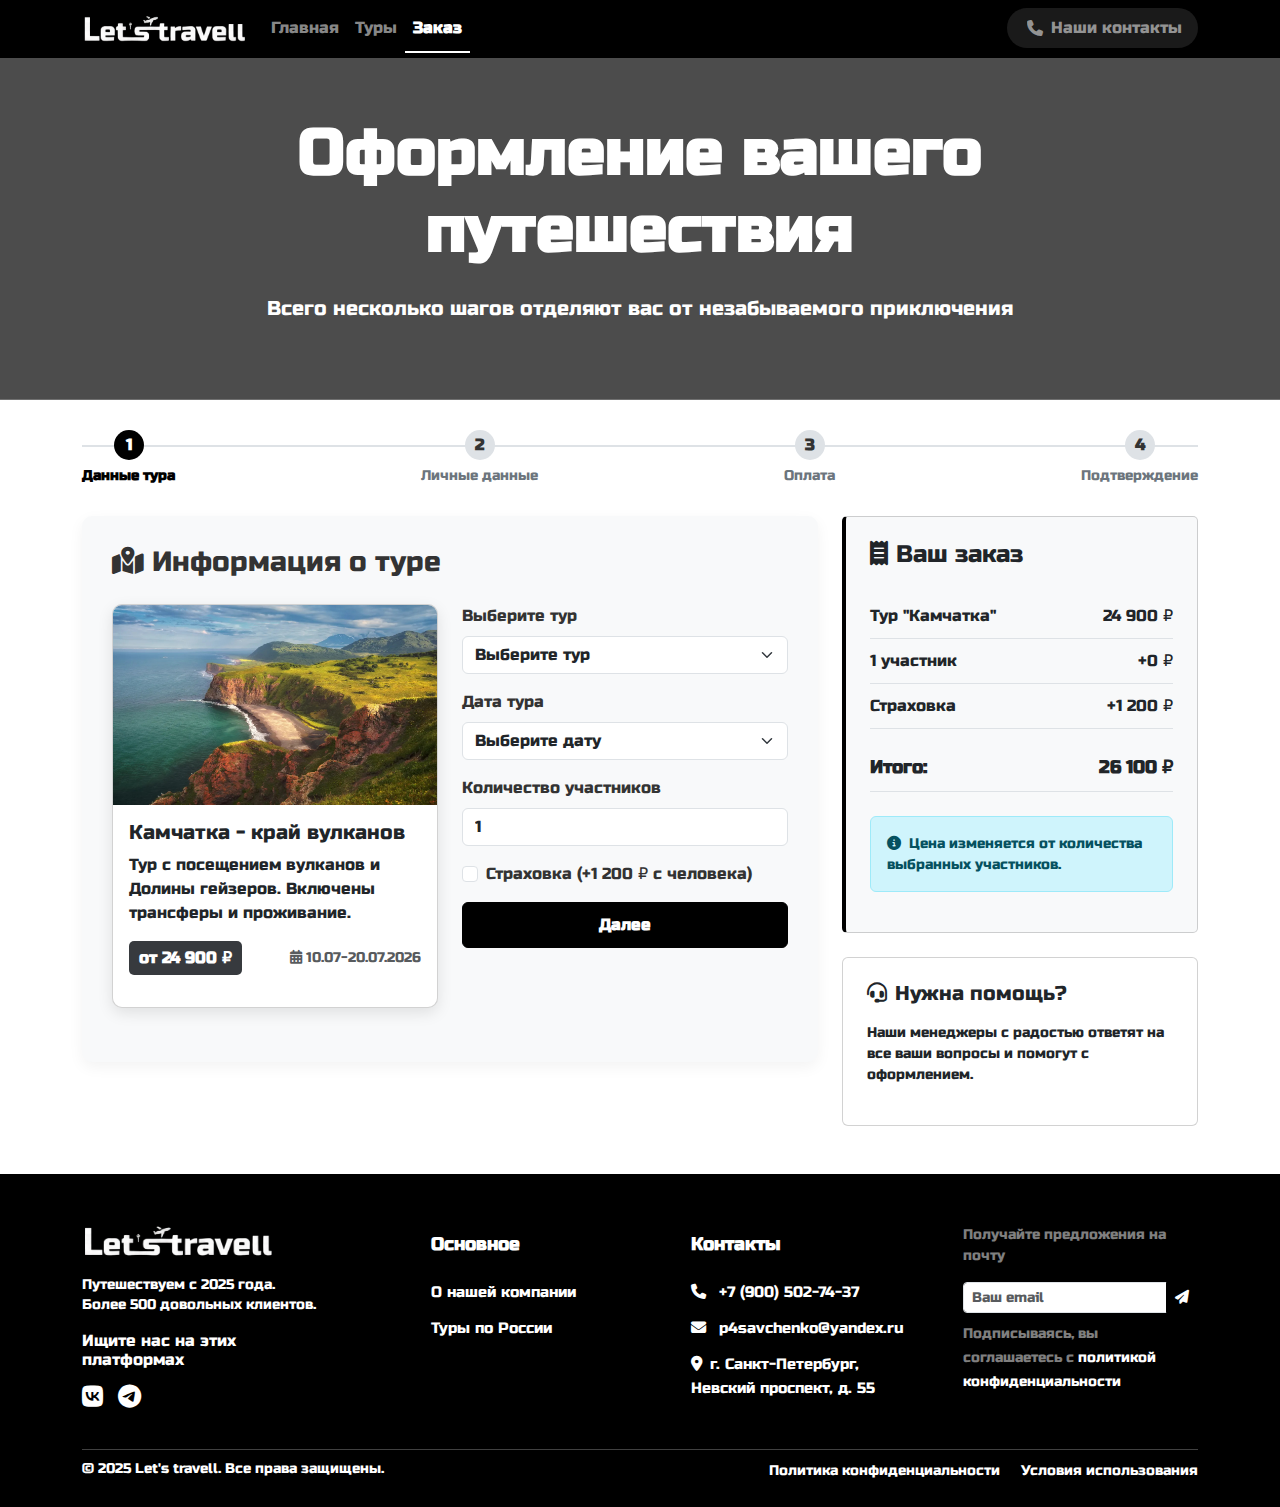
<file: order.html>
<!DOCTYPE html>
<html lang="ru">
<head>
    <meta charset="UTF-8">
    <meta name="viewport" content="width=device-width, initial-scale=1.0">
    <title>Оформление тура</title>
    <link href="https://fonts.googleapis.com/css2?family=Russo+One&display=swap" rel="stylesheet">
    <link href="https://cdn.jsdelivr.net/npm/bootstrap@5.3.0/dist/css/bootstrap.min.css" rel="stylesheet">
    <link rel="stylesheet" href="https://cdnjs.cloudflare.com/ajax/libs/font-awesome/6.4.0/css/all.min.css">
    <link rel="shortcut icon" href="img/favicon.png" type="image/png">
    <style>
        :root {
            --primary-color: #000000;
            --secondary-color: #ffffff;
            --accent-color: #1a1a1a;
            --text-color: #333333;
            --light-gray: #f8f9fa;
        }

        html {
            scroll-behavior: smooth;
            scroll-padding-top: 50px;
        }

        body {
            font-family: 'Russo One', sans-serif;
            color: var(--text-color);
            background-color: var(--secondary-color);
            padding-top: 56px;
        }

        .navbar {
            position: fixed;
            top: 0;
            left: 0;
            right: 0;
            z-index: 1030;
            border-bottom: 1px solid rgba(0,0,0,0.1);
            background-color: var(--primary-color) !important;
        }

        .navbar-nav {
            width: 100%;
            display: flex;
            justify-content: space-between;
            align-items: center;
        }

        .main-nav-items {
            display: flex;
        }

        .contact-btn-container {
            margin-left: auto;
        }

        .navbar-nav .nav-link.active {
            color: #fff !important;
            font-weight: bold;
            position: relative;
        }

        .navbar-nav .nav-link.active::after {
            content: '';
            position: absolute;
            bottom: -5px;
            left: 0;
            width: 100%;
            height: 2px;
            background-color: #fff;
        }

        .nav-pills .nav-link.active {
            background-color: #0d6efd;
        }

        .nav-item.ms-lg-4 {
            margin-left: 1.5rem !important;
        }

        .contact-btn {
            position: relative;
            padding: 8px 20px;
            border-radius: 20px;
            transition: all 0.3s ease;
            background-color: rgba(255, 255, 255, 0.1);
            display: flex;
            align-items: center;
            flex-direction: row-reverse;
            gap: 8px;
        }

        .contact-btn.active {
            background-color: rgba(255, 255, 255, 0.2);
            box-shadow: 0 2px 10px rgba(0, 0, 0, 0.2);
        }

        .contact-text {
            padding-right: 8px;
        }

        .contact-icon {
            transform: scaleX(-1);
            margin-left: 12px;
        }

        .contact-btn:hover {
            background-color: rgba(255, 255, 255, 0.2);
            transform: translateY(-2px);
        }

        .contact-btn::after {
            content: none !important;
        }

        .contact-btn::before {
            content: '';
            position: absolute;
            left: 0;
            right: 0;
            bottom: 0;
            height: 2px;
            background-color: #fff;
            transform: scaleX(0);
            transition: transform 0.3s ease;
        }

        .contact-btn:hover::before {
            transform: scaleX(1);
        }

        @media (max-width: 991.98px) {
            .navbar-nav {
                flex-direction: column;
                align-items: flex-start;
            }
            
            .main-nav-items {
                flex-direction: column;
                width: 100%;
            }
            
            .contact-btn-container {
                margin-left: 0;
                width: 100%;
                margin-top: 10px;
            }
            
            .contact-btn {
                flex-direction: row;
                width: 100%;
                justify-content: center;
            }
            
            .contact-icon {
                transform: none;
                margin-left: 0;
                margin-right: 12px;
            }
        }

        .order-hero {
            background: linear-gradient(rgba(0,0,0,0.7), rgba(0,0,0,0.7));
            background-size: cover;
            background-position: center;
            color: white;
            padding: 60px 0;
            margin-bottom: 30px;
        }

        .step-indicator {
            display: flex;
            justify-content: space-between;
            margin-bottom: 30px;
            position: relative;
        }

        .step-indicator::before {
            content: '';
            position: absolute;
            top: 15px;
            left: 0;
            right: 0;
            height: 2px;
            background-color: #dee2e6;
            z-index: 0;
        }

        .step {
            display: flex;
            flex-direction: column;
            align-items: center;
            z-index: 1;
        }

        .step-number {
            width: 30px;
            height: 30px;
            border-radius: 50%;
            background-color: #dee2e6;
            display: flex;
            align-items: center;
            justify-content: center;
            font-weight: bold;
            margin-bottom: 5px;
        }

        .step.active .step-number {
            background-color: var(--primary-color);
            color: white;
        }

        .step.completed .step-number {
            background-color: var(--primary-color);
            color: white;
        }

        .step.completed .step-number::after {
            content: '\f00c';
            font-family: 'Font Awesome 6 Free';
            font-weight: 900;
        }

        .step-label {
            font-size: 0.9rem;
            color: #6c757d;
        }

        .step.active .step-label {
            color: var(--primary-color);
            font-weight: bold;
        }

        .step.completed .step-label {
            color: var(--primary-color);
        }

        @media (max-width: 768px) {
            .step-label {
                display: none;
            }
        }

        .form-section {
            background-color: #f8f9fa;
            border-radius: 10px;
            padding: 30px;
            box-shadow: 0 5px 15px rgba(0,0,0,0.05);
            margin-bottom: 20px;
        }

        .tour-card {
            border-radius: 10px;
            overflow: hidden;
            box-shadow: 0 5px 15px rgba(0,0,0,0.1);
            transition: all 0.3s ease;
            height: 100%;
        }

        .tour-card:hover {
            transform: translateY(-5px);
            box-shadow: 0 10px 25px rgba(0,0,0,0.2);
        }

        .tour-img {
            height: 200px;
            object-fit: cover;
            width: 100%;
        }

        .price-tag {
            background-color: rgba(33, 37, 41, 0.9);
            color: white;
            padding: 5px 10px;
            border-radius: 5px;
            font-weight: bold;
        }

        .payment-method {
            border: 1px solid #dee2e6;
            border-radius: 5px;
            padding: 15px;
            margin-bottom: 15px;
            cursor: pointer;
            transition: all 0.3s;
        }

        .payment-method:hover {
            border-color: var(--primary-color);
            background-color: rgba(0,0,0,0.02);
        }

        .payment-method.active {
            border-color: var(--primary-color);
            background-color: rgba(0,0,0,0.05);
        }

        .payment-icon {
            font-size: 2rem;
            margin-bottom: 10px;
            color: var(--primary-color);
        }

        .btn-dark-custom {
            background-color: var(--primary-color);
            color: var(--secondary-color);
            border-color: var(--primary-color);
            padding: 10px 25px;
            font-weight: bold;
            transition: all 0.3s ease;
            position: relative;
            overflow: hidden;
        }

        .btn-dark-custom:hover {
            background-color: var(--primary-color);
            color: var(--secondary-color);
            transform: translateY(-2px);
            box-shadow: 0 4px 8px rgba(0,0,0,0.1);
        }

        .btn-dark-custom:active {
            transform: translateY(0);
            box-shadow: 0 2px 4px rgba(0,0,0,0.1);
        }

        .btn-dark-custom::after {
            content: '';
            position: absolute;
            top: 50%;
            left: 50%;
            width: 5px;
            height: 5px;
            background: rgba(255, 255, 255, 0.3);
            opacity: 0;
            border-radius: 100%;
            transform: scale(1, 1) translate(-50%, -50%);
            transform-origin: 50% 50%;
        }

        .btn-dark-custom:focus:not(:active)::after {
            animation: ripple 0.6s ease-out;
        }

        @keyframes ripple {
            0% {
                transform: scale(0, 0);
                opacity: 0.5;
            }
            100% {
                transform: scale(20, 20);
                opacity: 0;
            }
        }

        .btn-outline-secondary {
            color: #6c757d;
            border-color: #6c757d;
            transition: all 0.3s ease;
            position: relative;
        }

        .btn-outline-secondary:hover {
            color: #5a6268; /* Темнее при наведении */
            background-color: rgba(108, 117, 125, 0.08); /* Легкий фон */
            border-color: #5a6268;
            transform: translateY(-2px);
            box-shadow: 0 2px 6px rgba(0,0,0,0.1);
        }

        .btn-outline-secondary:active {
            color: #545b62; /* Еще темнее при нажатии */
            background-color: rgba(108, 117, 125, 0.15);
            transform: translateY(0);
            box-shadow: 0 1px 3px rgba(0,0,0,0.1);
        }

        .btn-outline-secondary:focus {
            box-shadow: 0 0 0 0.2rem rgba(108, 117, 125, 0.25);
        }

        .dark-bg .btn-outline-secondary {
            color: #f8f9fa;
            border-color: #f8f9fa;
        }

        .dark-bg .btn-outline-secondary:hover {
            color: #ffffff;
            background-color: rgba(248, 249, 250, 0.1);
            border-color: #ffffff;
        }

        .form-control:focus {
            border-color: var(--primary-color);
            box-shadow: 0 0 0 0.25rem rgba(0,0,0,0.1);
        }

        .is-invalid {
            border-color: #dc3545 !important;
        }

        .invalid-feedback {
            display: none;
            width: 100%;
            margin-top: 0.25rem;
            font-size: 0.875em;
            color: #dc3545;
        }

        .was-validated .form-control:invalid ~ .invalid-feedback,
        .form-control.is-invalid ~ .invalid-feedback {
            display: block;
        }

        .summary-card {
            border-left: 4px solid var(--primary-color);
            background-color: #f8f9fa;
            border-radius: 5px;
            padding: 20px;
            margin-bottom: 20px;
        }

        .summary-item {
            display: flex;
            justify-content: space-between;
            padding: 10px 0;
            border-bottom: 1px solid #dee2e6;
        }

        .summary-total {
            font-weight: bold;
            font-size: 1.1rem;
        }

        #confirmationSection .card {
            background-color: #f8f9fa;
            border-radius: 5px;
            padding: 15px;
            margin-bottom: 15px;
        }

        footer, .footer {
            background-color: var(--primary-color);
            color: var(--secondary-color);
            padding: 50px 0 20px;
            overflow-x: hidden;
        }

        footer a {
            text-decoration: none !important;
        }

        footer a:hover {
            text-decoration: underline !important;
        }

        footer h5.h6 {
            font-size: 1.1rem;
            font-weight: 600;
        }

        footer#footer .footer-col-2 h5.h6,
        footer#footer .footer-col-4 h5.h6 {
            margin-bottom: 1.5rem !important;
        }

        footer#footer .footer-col-2 ul.list-unstyled,
        footer#footer .footer-col-4 ul.list-unstyled {
            margin-top: 1rem !important;
        }

        footer#footer .footer-col-2 ul.list-unstyled li,
        footer#footer .footer-col-4 ul.list-unstyled li {
            margin-bottom: 0.75rem !important;
        }

        footer#footer .footer-col-2,
        footer#footer .footer-col-4 {
            margin-top: 10px;
        }

        footer .list-unstyled li a,
        footer .list-unstyled li {
            font-size: 0.95rem;
            line-height: 1.6;
        }

        .footer-cols {
            --gap-1-2: 8vw;  
            --gap-2-3-4: 1vw;
        }

        .footer-about-text {
            display: inline-block;
            max-width: 80%;
            line-height: 1.4
        }

        .social-icons {
            margin-top: -5px;
            font-size: 1.5rem;
        }

        .social-icons a {
            margin-right: 15px;
            transition: all 0.3s ease;
        }

        .social-icons a:hover {
            transform: scale(1.2);
            opacity: 0.8;
        }

        .location-link {
            text-decoration: none !important;
            transition: opacity 0.3s;
        }

        .location-link:hover {
            opacity: 0.8;
            text-decoration: underline !important;
        }

        .contact-item {
            position: relative;
            cursor: pointer;
            transition: color 0.3s;
            padding-right: 20px;
        }

        .contact-item:hover {
            color: #f8d56b !important;
        }

        .copy-tooltip {
            position: absolute;
            right: 0;
            top: 0;
            background: rgba(0, 0, 0, 0.8);
            color: white;
            padding: 2px 8px;
            border-radius: 4px;
            font-size: 0.8rem;
            opacity: 0;
            transition: opacity 0.3s;
            pointer-events: none;
        }

        .copy-tooltip.show {
            opacity: 1;
        }

        .footer-col-5 .btn.btn-dark-custom {
            height: calc(1.5rem + 0.75rem + 2px);
            padding: 0.25rem 0.5rem;
            line-height: 1.5;
            font-size: 0.875rem;
            width: auto;
            min-width: 25px;
        }

        .footer-col-5 .input-group-sm > .btn {
            height: 100%;
            display: flex;
            align-items: center;
            justify-content: center;
        }

        @media (min-width: 992px) {
            .footer-col-1 {
                padding-right: var(--gap-1-2);
            }
            .footer-col-2 {
                padding-right: var(--gap-2-3-4);
            }
            .footer-col-3 {
                padding-left: var(--gap-2-3-4);
                padding-right: var(--gap-2-3-4);
            }
            .footer-col-4 {
                padding-left: var(--gap-2-3-4);
            }
            .footer-col-5 {
                padding-left: 2vw;
            }
            .footer-col-5 .alert {
                padding: 0.5rem;
                font-size: 0.8rem;
                margin-top: 0.5rem;
                display: block;
            }
            .footer-col-5 .text-success {
                font-size: 0.8rem;
                margin-top: 0.5rem;
                display: block;
            }
        }

        @media (min-width: 768px) {
            .footer-about-text {
                max-width: 250px;
            }
        }

        .modal-content {
            border-radius: 10px;
            overflow: hidden;
        }

        .modal-body {
            padding: 30px;
        }

        @media (max-width: 767.98px) {
            .order-hero {
                padding: 40px 0;
            }
            
            .form-section {
                padding: 20px;
            }
            
            .summary-card {
                padding: 15px;
            }
            
            .payment-method {
                max-width: 100%;
            }
            
            .btn-dark-custom,
            .btn-outline-secondary {
                width: 100%;
                margin-bottom: 10px;
            }
        }
    </style>
</head>
<body>
    <nav class="navbar navbar-expand-lg navbar-dark bg-dark-custom">
        <div class="container">
            <a class="navbar-brand" href="index.html">
                <img src="img/logo.png" alt="Let's travell" height="30">
            </a>
            <button class="navbar-toggler" type="button" data-bs-toggle="collapse" data-bs-target="#navbarNav">
                <span class="navbar-toggler-icon"></span>
            </button>
            <div class="collapse navbar-collapse" id="navbarNav">
                <ul class="navbar-nav">
                    <div class="main-nav-items">
                        <li class="nav-item">
                            <a class="nav-link" href="index.html">Главная</a>
                        </li>
                        <li class="nav-item">
                            <a class="nav-link" href="tours.html">Туры</a>
                        </li>
                        <li class="nav-item">
                            <a class="nav-link active" href="order.html">Заказ</a>
                        </li>
                    </div>
                    <li class="nav-item contact-btn-container">
                        <a class="nav-link contact-btn" href="#footer" id="contactsNavLink">
                            <span class="contact-text">Наши контакты</span>
                            <i class="fas fa-phone-alt fa-flip-horizontal contact-icon"></i>
                        </a>
                    </li>
                </ul>
            </div>
        </div>
    </nav>

    <section class="order-hero">
        <div class="container text-center">
            <h1 class="display-3 fw-bold mb-4">Оформление вашего путешествия</h1>
            <p class="lead">Всего несколько шагов отделяют вас от незабываемого приключения</p>
        </div>
    </section>

    <div class="container mb-5">
        <div class="step-indicator">
            <div class="step active" id="step1">
                <div class="step-number">1</div>
                <div class="step-label">Данные тура</div>
            </div>
            <div class="step" id="step2">
                <div class="step-number">2</div>
                <div class="step-label">Личные данные</div>
            </div>
            <div class="step" id="step3">
                <div class="step-number">3</div>
                <div class="step-label">Оплата</div>
            </div>
            <div class="step" id="step4">
                <div class="step-number">4</div>
                <div class="step-label">Подтверждение</div>
            </div>
        </div>

        <div class="row">
            <div class="col-lg-8">
                <div class="form-section mb-4" id="tourInfoSection">
                    <h3 class="mb-4"><i class="fas fa-map-marked-alt me-2"></i>Информация о туре</h3>
                    
                    <div class="row mb-4">
                        <div class="col-md-6">
                            <div class="card tour-card mb-3">
                                <img src="img/tour1.jpg" class="card-img-top tour-img" alt="Камчатка" id="selectedTourImage">
                                <div class="card-body">
                                    <h5 class="card-title" id="selectedTourTitle">Камчатка - край вулканов</h5>
                                    <p class="card-text" id="selectedTourDescription">Тур с посещением вулканов и Долины гейзеров. Включены трансферы и проживание.</p>
                                    <div class="d-flex justify-content-between align-items-center">
                                        <span class="price-tag" id="selectedTourPrice">от 24 900 ₽</span>
                                        <small class="text-muted"><i class="fas fa-calendar-alt"></i> <span id="selectedTourDefaultDate">10.07-20.07.2026</span></small>
                                    </div>
                                </div>
                            </div>
                        </div>
                        <div class="col-md-6">
                            <form id="tourOptionsForm" class="needs-validation" novalidate>
                                <div class="mb-3">
                                    <label for="tourSelect" class="form-label">Выберите тур</label>
                                    <select class="form-select" id="tourSelect" required onchange="updateSelectedTour()">
                                        <option value="" selected disabled>Выберите тур</option>
                                        <option value="kamchatka" data-img="tour1.jpg" data-title="Камчатка - край вулканов" data-desc="Тур с посещением вулканов и Долины гейзеров. Включены трансферы и проживание." data-price="24900" data-dates="10.07-20.07.2026,15.08-25.08.2026,01.09-10.09.2026">Камчатка - край вулканов</option>
                                        <option value="altai" data-img="tour2.jpg" data-title="Алтай - горный край" data-desc="Экскурсии к Телецкому озеру и сплав по Катуни. Питание включено." data-price="15500" data-dates="15.08-25.08.2026,05.09-15.09.2026">Алтай - горный край</option>
                                        <option value="baikal" data-img="tour3.jpg" data-title="Байкал - жемчужина Сибири" data-desc="Тур с круизом по озеру и экскурсией на КБЖД. Проживание включено." data-price="18900" data-dates="01.09-10.09.2026,15.09-25.09.2026">Байкал - жемчужина Сибири</option>
                                        <option value="karelia" data-img="tour4.jpg" data-title="Карелия - страна озер" data-desc="Посещение острова Кижи и водопада Кивач. Включен рафтинг." data-price="16900" data-dates="05.07-15.07.2026,20.07-30.07.2026">Карелия - страна озер</option>
                                        <option value="blacksea" data-img="tour5.jpg" data-title="Отдых на Черном море" data-desc="Пляжный отдых с экскурсиями в горы. Проживание в отелях." data-price="14500" data-dates="10.06-20.06.2026,01.07-11.07.2026">Отдых на Черном море</option>
                                        <option value="goldenring" data-img="tour6.jpg" data-title="Золотое кольцо России" data-desc="Автобусный тур по древним городам. Входные билеты включены." data-price="12900" data-dates="15.05-22.05.2026,01.06-08.06.2026">Золотое кольцо России</option>
                                    </select>
                                    <div class="invalid-feedback">Пожалуйста, выберите тур</div>
                                </div>
                                <div class="mb-3">
                                    <label for="tourDate" class="form-label">Дата тура</label>
                                    <select class="form-select" id="tourDate" required>
                                        <option value="" selected disabled>Выберите дату</option>
                                        <option value="10.07-20.07.2026">10.07-20.07.2026</option>
                                        <option value="15.08-25.08.2026">15.08-25.08.2026</option>
                                        <option value="01.09-10.09.2026">01.09-10.09.2026</option>
                                    </select>
                                    <div class="invalid-feedback">Пожалуйста, выберите дату</div>
                                </div>
                                <div class="mb-3">
                                    <label for="participants" class="form-label">Количество участников</label>
                                    <input type="number" class="form-control" id="participants" min="1" max="10" value="1" required>
                                    <div class="invalid-feedback">Пожалуйста, укажите количество участников (от 1 до 10)</div>
                                </div>
                                <div class="form-check mb-3">
                                    <input class="form-check-input" type="checkbox" id="insurance">
                                    <label class="form-check-label" for="insurance">
                                        Страховка (+1 200 ₽ с человека)
                                    </label>
                                </div>
                                <div class="d-flex justify-content-end">
                                    <button type="button" class="btn btn-dark-custom w-100 w-md-auto" onclick="validateTourInfo()">Далее</button>
                                </div>
                            </form>
                        </div>
                    </div>
                </div>

                <div class="form-section mb-4 d-none" id="personalInfoSection">
                    <h3 class="mb-4"><i class="fas fa-user-circle me-2"></i>Личные данные</h3>
                    <form id="personalInfoForm" class="needs-validation" novalidate>
                        <div class="row">
                            <div class="col-md-6 mb-3">
                                <input type="text" class="form-control" id="firstName" placeholder="Имя" required>
                                <div class="invalid-feedback">Пожалуйста, укажите ваше имя</div>
                            </div>
                            <div class="col-md-6 mb-3">
                                <input type="text" class="form-control" id="lastName" placeholder="Фамилия" required>
                                <div class="invalid-feedback">Пожалуйста, укажите вашу фамилию</div>
                            </div>
                        </div>
                        <div class="mb-3">
                            <input type="email" class="form-control" id="email" placeholder="Email" required>
                            <div class="invalid-feedback">Пожалуйста, укажите корректный email</div>
                        </div>
                        <div class="mb-3">
                            <input type="tel" class="form-control" id="phone" placeholder="Телефон" required pattern="\+7\s?[\(]{0,1}[0-9]{3}[\)]{0,1}\s?\d{3}[-]{0,1}\d{2}[-]{0,1}\d{2}">
                            <div class="invalid-feedback">Пожалуйста, укажите телефон в формате +7 (XXX) XXX-XX-XX</div>
                        </div>
                        <div class="mb-3">
                            <input type="text" class="form-control" id="passport" placeholder="Паспортные данные (серия и номер)" required pattern="\d{4}\s?\d{6}">
                            <div class="invalid-feedback">Пожалуйста, укажите паспортные данные в формате 1234 567890</div>
                        </div>
                        <div class="mb-3">
                            <input type="text" class="form-control" id="address" placeholder="Адрес">
                        </div>
                        <div class="mb-3">
                            <textarea class="form-control" id="comments" rows="3" placeholder="Комментарии к заказу"></textarea>
                        </div>
                        <div class="d-flex justify-content-between">
                            <button type="button" class="btn btn-outline-secondary w-10 w-md-auto" onclick="prevStep(1)">Назад</button>
                            <button type="button" class="btn btn-dark-custom w-25 w-md-auto" onclick="validatePersonalInfo()">Далее</button>
                        </div>
                    </form>
                </div>

                <div class="form-section mb-4 d-none" id="paymentSection">
                    <h3 class="mb-4"><i class="fas fa-credit-card me-2"></i>Способ оплаты</h3>
                    <div class="row mb-4">
                        <div class="col-md-6 mb-3">
                            <div class="payment-method" onclick="selectPaymentMethod('card')">
                                <div class="text-center">
                                    <i class="fas fa-credit-card payment-icon"></i>
                                    <h5>Банковская карта</h5>
                                    <p class="small text-muted">Оплата онлайн банковской картой</p>
                                </div>
                            </div>
                        </div>
                        <div class="col-md-6 mb-3">
                            <div class="payment-method" onclick="selectPaymentMethod('transfer')">
                                <div class="text-center">
                                    <i class="fas fa-university payment-icon"></i>
                                    <h5>Банковский перевод</h5>
                                    <p class="small text-muted">Оплата по реквизитам</p>
                                </div>
                            </div>
                        </div>
                        <div class="col-md-6 mb-3">
                            <div class="payment-method" onclick="selectPaymentMethod('cash')">
                                <div class="text-center">
                                    <i class="fas fa-money-bill-wave payment-icon"></i>
                                    <h5>Наличные</h5>
                                    <p class="small text-muted">Оплата в офисе</p>
                                </div>
                            </div>
                        </div>
                        <div class="col-md-6 mb-3">
                            <div class="payment-method" onclick="selectPaymentMethod('installment')">
                                <div class="text-center">
                                    <i class="fas fa-calendar-check payment-icon"></i>
                                    <h5>Рассрочка</h5>
                                    <p class="small text-muted">Оплата частями</p>
                                </div>
                            </div>
                        </div>
                    </div>

                    <div id="cardPaymentForm" class="d-none needs-validation" novalidate>
                        <h5 class="mb-3">Данные карты</h5>
                        <div class="mb-3">
                            <label for="cardNumber" class="form-label">Номер карты</label>
                            <input type="text" class="form-control" id="cardNumber" placeholder="1234 5678 9012 3456" pattern="\d{4}\s?\d{4}\s?\d{4}\s?\d{4}" required>
                            <div class="invalid-feedback">Пожалуйста, введите корректный номер карты</div>
                        </div>
                        <div class="row">
                            <div class="col-md-6 mb-3">
                                <label for="cardExpiry" class="form-label">Срок действия</label>
                                <input type="text" class="form-control" id="cardExpiry" placeholder="MM/YY" pattern="(0[1-9]|1[0-2])\/?([0-9]{2})" required>
                                <div class="invalid-feedback">Пожалуйста, введите срок действия в формате MM/YY</div>
                            </div>
                            <div class="col-md-6 mb-3">
                                <label for="cardCvv" class="form-label">CVV/CVC</label>
                                <input type="text" class="form-control" id="cardCvv" placeholder="123" pattern="\d{3}" required>
                                <div class="invalid-feedback">Пожалуйста, введите 3 цифры с обратной стороны карты</div>
                            </div>
                        </div>
                        <div class="mb-3">
                            <label for="cardName" class="form-label">Имя владельца</label>
                            <input type="text" class="form-control" id="cardName" placeholder="IVAN IVANOV" required>
                            <div class="invalid-feedback">Пожалуйста, введите имя владельца карты</div>
                        </div>
                    </div>

                    <div class="d-flex justify-content-between">
                        <button type="button" class="btn btn-outline-secondary w-10 w-md-auto" onclick="prevStep(2)">Назад</button>
                        <button type="button" class="btn btn-dark-custom w-15 w-md-auto" onclick="validatePaymentInfo()">Перейти к подтверждению</button>
                    </div>
                </div>

                <div class="form-section d-none" id="confirmationSection">
                    <h3 class="mb-4"><i class="fas fa-check-circle me-2"></i>Подтверждение заказа</h3>
                    
                    <div class="mb-4">
                        <h5>Детали тура</h5>
                        <div class="card p-3 bg-light">
                            <div class="row">
                                <div class="col-md-4">
                                    <img src="img/tour1.jpg" class="img-fluid rounded" alt="Камчатка" id="confirmTourImage">
                                </div>
                                <div class="col-md-8">
                                    <h5 id="confirmTourTitle">Камчатка - край вулканов</h5>
                                    <p><i class="fas fa-calendar-alt me-2"></i>Дата: <span id="confirmTourDate">10.07-20.07.2026</span></p>
                                    <p><i class="fas fa-users me-2"></i>Участники: <span id="confirmParticipants">1</span></p>
                                    <p><i class="fas fa-shield-alt me-2"></i>Страховка: <span id="confirmInsurance">Да</span></p>
                                </div>
                            </div>
                        </div>
                    </div>
                    
                    <div class="mb-4">
                        <h5>Контактная информация</h5>
                        <div class="card p-3 bg-light">
                            <p><i class="fas fa-user me-2"></i>Имя: <span id="confirmName">Иван Иванов</span></p>
                            <p><i class="fas fa-envelope me-2"></i>Email: <span id="confirmEmail">ivan@example.com</span></p>
                            <p><i class="fas fa-phone me-2"></i>Телефон: <span id="confirmPhone">+7 (900) 123-45-67</span></p>
                            <p><i class="fas fa-passport me-2"></i>Паспорт: <span id="confirmPassport">1234 567890</span></p>
                        </div>
                    </div>
                    
                    <div class="mb-4">
                        <h5>Способ оплаты</h5>
                        <div class="card p-3 bg-light">
                            <p id="confirmPaymentMethod">Банковская карта</p>
                            <div id="confirmCardDetails" class="d-none">
                                <p>Карта: **** **** **** 3456</p>
                                <p>Срок: 12/25</p>
                            </div>
                        </div>
                    </div>
                    
                    <div class="form-check mb-4">
                        <input class="form-check-input" type="checkbox" id="agreeTerms" required>
                        <label class="form-check-label" for="agreeTerms">
                            Я согласен с <a href="privacy&terms.html">условиями бронирования</a> и <a href="privacy&terms.html">политикой конфиденциальности</a>
                        </label>
                        <div class="invalid-feedback">Необходимо ваше согласие</div>
                    </div>
                    
                    <div class="d-flex justify-content-between">
                        <button type="button" class="btn btn-outline-secondary" onclick="prevStep(3)">Назад</button>
                        <button type="button" class="btn btn-dark-custom" onclick="confirmOrder()">Подтвердить заказ</button>
                    </div>
                </div>
            </div>

            <div class="col-lg-4">
                <div class="card summary-card p-4 mb-4">
                    <h4 class="mb-4"><i class="fas fa-receipt me-2"></i>Ваш заказ</h4>
                    
                    <div class="summary-item">
                        <span id="summaryTourTitle">Тур "Камчатка"</span>
                        <span id="summaryTourPrice">24 900 ₽</span>
                    </div>
                    <div class="summary-item">
                        <span id="summaryParticipants">1 участник</span>
                        <span id="summaryParticipantsPrice">+0 ₽</span>
                    </div>
                    <div class="summary-item">
                        <span id="summaryInsurance">Страховка</span>
                        <span id="summaryInsurancePrice">+1 200 ₽</span>
                    </div>
                    
                    <div class="summary-item summary-total mt-3">
                        <span>Итого:</span>
                        <span id="summaryTotalPrice">26 100 ₽</span>
                    </div>
                    
                    <div class="mt-4">
                        <div class="alert alert-info small">
                            <i class="fas fa-info-circle me-2"></i>Цена изменяется от количества выбранных участников.
                        </div>
                    </div>
                </div>
                
                <div class="card p-4">
                    <h5 class="mb-3"><i class="fas fa-headset me-2"></i>Нужна помощь?</h5>
                    <p class="small">Наши менеджеры с радостью ответят на все ваши вопросы и помогут с оформлением.</p>
                </div>
            </div>
        </div>
    </div>

    <footer id="footer">
        <div class="container">
            <div class="row footer-cols">
                <div class="col-lg col-md-4 mb-4 footer-col-1">
                    <img src="img/logo.png" alt="Let's travell" height="35" class="mb-3">
                    <p class="small footer-about-text">Путешествуем с 2025 года.<br>Более 500 довольных клиентов.</p>
                    <h6 class="h6 mb-3">Ищите нас на этих платформах</h6>
                    <div class="social-icons">
                        <a href="https://vk.com/id436072015" alt="VK" class="text-white me-2"><i class="fab fa-vk"></i></a>
                        <a href="@de_a_d_max" alt="Telegram" class="text-white me-2"><i class="fab fa-telegram"></i></a>
                    </div>
                </div>

                <div class="col-lg col-md-4 mb-4 footer-col-2">
                    <h5 class="h6 mb-3">Основное</h5>
                    <ul class="list-unstyled">
                        <li class="mb-2"><a href="index.html#about" class="text-white small">О нашей компании</a></li>
                        <li class="mb-2"><a href="tours.html" class="text-white small">Туры по России</a></li>
                    </ul>
                </div>

                <div class="col-lg col-md-6 mb-4 footer-col-4">
                    <h5 class="h6 mb-3">Контакты</h5>
                    <ul class="list-unstyled">
                        <li class="mb-2 small contact-item" data-clipboard-text="+79005027437">
                            <i class="fas fa-phone me-2"></i> +7 (900) 502-74-37
                            <span class="copy-tooltip">Скопировано!</span>
                        </li>
                        <li class="mb-2 small contact-item" data-clipboard-text="p4savehenko@yandex.ru">
                            <i class="fas fa-envelope me-2"></i> p4savchenko@yandex.ru
                            <span class="copy-tooltip">Скопировано!</span>
                        </li>
                        <li class="mb-2 small">
                            <a href="https://yandex.ru/maps/-/CDqRrJQh" target="_blank" class="text-white location-link">
                                <i class="fas fa-map-marker-alt me-2"></i>г. Санкт-Петербург, Невский проспект, д. 55
                            </a>
                        </li>
                    </ul>
                </div>

                <div class="col-lg col-md-6 mb-4 footer-col-5">
                    <p class="text-white-50 small">Получайте предложения на почту</p>
                    <form class="mb-2">
                        <div class="input-group input-group-sm">
                            <input type="email" class="form-control form-control-sm" placeholder="Ваш email">
                            <button class="btn btn-dark-custom" type="submit">
                                <i class="fas fa-paper-plane" style="height: 18px; margin-top: 3px;"></i>
                            </button>
                        </div>
                    </form>
                    <small class="text-white-50">Подписываясь, вы соглашаетесь с 
                        <a href="privacy&terms.html" class="text-white">политикой конфиденциальности</a>
                    </small>
                </div>
            </div>

            <hr class="bg-light my-2">

            <div class="row">
                <div class="col-md-6 mb-2">
                    <p class="mb-0 small">&copy; 2025 Let's travell. Все права защищены.</p>
                </div>
                <div class="col-md-6 text-md-end">
                    <a href="privacy&terms.html" class="text-white me-3 small">Политика конфиденциальности</a>
                    <a href="privacy&terms.html" class="text-white small">Условия использования</a>
                </div>
            </div>
        </div>
    </footer>

    <div class="modal fade" id="successModal" tabindex="-1" aria-hidden="true">
        <div class="modal-dialog modal-dialog-centered">
            <div class="modal-content">
                <div class="modal-body text-center p-5">
                    <div class="mb-4">
                        <i class="fas fa-check-circle text-success" style="font-size: 5rem;"></i>
                    </div>
                    <h3 class="mb-3">Заказ оформлен!</h3>
                    <p class="mb-4">Ваш тур успешно забронирован. Подробная информация отправлена на ваш email.</p>
                    <div class="d-grid gap-2">
                        <button type="button" class="btn btn-dark-custom" data-bs-dismiss="modal">Отлично!</button>
                        <a href="tours.html" class="btn btn-outline-dark">Посмотреть другие туры</a>
                    </div>
                </div>
            </div>
        </div>
    </div>
        <script src="js/script.js"></script>
        <script src="https://cdn.jsdelivr.net/npm/bootstrap@5.3.0/dist/js/bootstrap.bundle.min.js"></script>
</body>
</html>
</file>
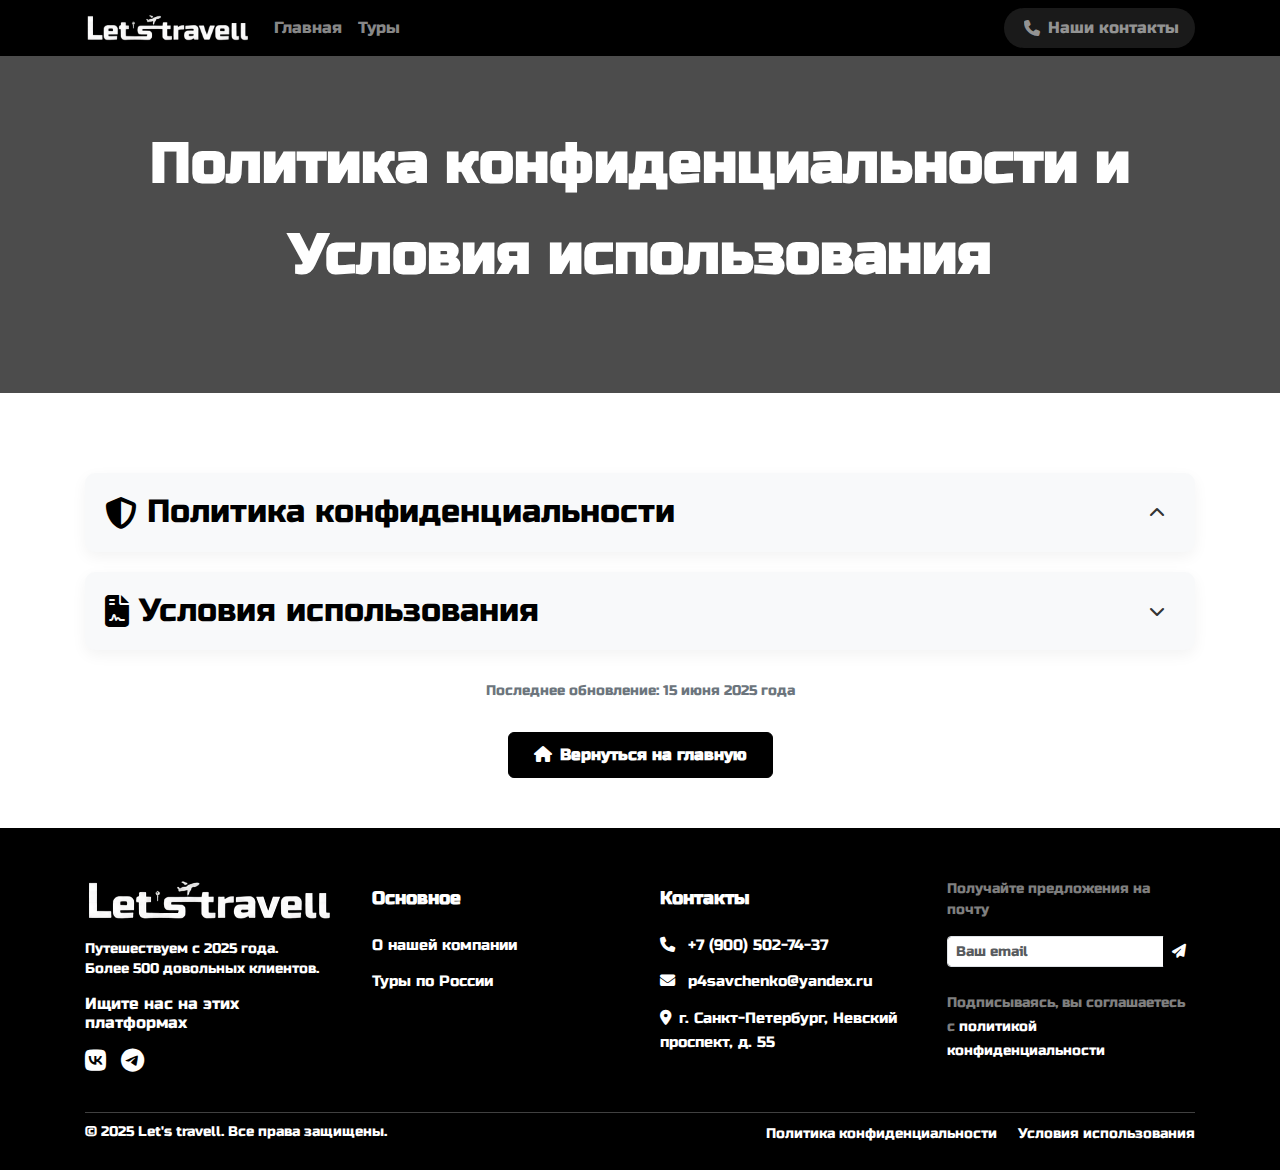
<file: privacy&terms.html>
<!DOCTYPE html>
<html lang="ru">
<head>
    <meta charset="UTF-8">
    <meta name="viewport" content="width=device-width, initial-scale=1.0">
    <title>Политика и условия</title>
    <link href="https://fonts.googleapis.com/css2?family=Russo+One&display=swap" rel="stylesheet">
    <link href="https://cdn.jsdelivr.net/npm/bootstrap@5.3.0/dist/css/bootstrap.min.css" rel="stylesheet">
    <link rel="stylesheet" href="https://cdnjs.cloudflare.com/ajax/libs/font-awesome/6.4.0/css/all.min.css">
    <link rel="shortcut icon" href="img/favicon.png" type="image/png">
    <link rel="stylesheet" href="styles.css">
    <style>
        :root {
            --primary-color: #000000;
            --secondary-color: #ffffff;
            --accent-color: #1a1a1a;
            --text-color: #333333;
            --light-gray: #f8f9fa;
        }

        body {
            font-family: 'Russo One', sans-serif;
            color: var(--text-color);
            background-color: var(--secondary-color);
            padding-top: 56px;
        }

        .navbar {
            position: fixed;
            top: 0;
            left: 0;
            right: 0;
            z-index: 1030;
            border-bottom: 1px solid rgba(0,0,0,0.1);
            background-color: var(--primary-color) !important;
        }

        .navbar-nav {
            width: 100%;
            display: flex;
            justify-content: space-between;
            align-items: center;
        }

        .main-nav-items {
            display: flex;
        }

        .contact-btn-container {
            margin-left: auto;
        }

        .navbar-nav .nav-link.active {
            color: #fff !important;
            font-weight: bold;
            position: relative;
        }

        .navbar-nav .nav-link.active::after {
            content: '';
            position: absolute;
            bottom: -5px;
            left: 0;
            width: 100%;
            height: 2px;
            background-color: #fff;
        }

        .contact-btn {
            position: relative;
            padding: 8px 20px;
            border-radius: 20px;
            transition: all 0.3s ease;
            background-color: rgba(255, 255, 255, 0.1);
            display: flex;
            align-items: center;
            flex-direction: row-reverse;
            gap: 8px;
        }

        .contact-text {
            padding-right: 8px;
        }

        .contact-icon {
            transform: scaleX(-1);
            margin-left: 12px;
        }

        .contact-btn:hover {
            background-color: rgba(255, 255, 255, 0.2);
            transform: translateY(-2px);
        }

        @media (max-width: 991.98px) {
            .navbar-nav {
                flex-direction: column;
                align-items: flex-start;
            }
            
            .main-nav-items {
                flex-direction: column;
                width: 100%;
            }
            
            .contact-btn-container {
                margin-left: 0;
                width: 100%;
                margin-top: 10px;
            }
            
            .contact-btn {
                flex-direction: row;
                width: 100%;
                justify-content: center;
            }
            
            .contact-icon {
                transform: none;
                margin-left: 0;
                margin-right: 12px;
            }
        }

        .privacy-hero {
            background: linear-gradient(rgba(0,0,0,0.7), rgba(0,0,0,0.7));
            background-size: cover;
            background-position: center;
            color: white;
            padding: 80px 0;
            margin-bottom: 30px;
            margin-top: -5px;
        }

        .privacy-content {
            padding: 50px 0;
        }

        .privacy-section {
            margin-bottom: 20px;
            background-color: #f8f9fa;
            border-radius: 10px;
            box-shadow: 0 5px 15px rgba(0,0,0,0.05);
            overflow: hidden;
        }

        .section-header {
            padding: 20px;
            cursor: pointer;
            display: flex;
            justify-content: space-between;
            align-items: center;
            transition: background-color 0.3s;
        }

        .section-header:hover {
            background-color: rgba(0,0,0,0.03);
        }

        .section-header h2 {
            color: var(--primary-color);
            margin: 0;
            display: flex;
            align-items: center;
        }

        .section-header i {
            margin-right: 10px;
            transition: transform 0.3s;
        }

        .section-header .arrow {
            transition: transform 0.3s;
        }

        .section-content {
            padding: 0 20px;
            max-height: 0;
            overflow: hidden;
            transition: max-height 0.3s ease-out, padding 0.3s ease;
        }

        .section-content.show {
            padding: 0 20px 20px;
            max-height: 2000px;
        }

        .privacy-section h3 {
            color: var(--primary-color);
            margin-top: 25px;
            margin-bottom: 15px;
        }

        .privacy-section ul {
            padding-left: 20px;
        }

        .privacy-section ul li {
            margin-bottom: 10px;
        }

        .btn-dark-custom {
            background-color: var(--primary-color);
            color: var(--secondary-color);
            border-color: var(--primary-color);
            padding: 10px 25px;
            font-weight: bold;
            transition: all 0.3s ease;
        }

        .btn-dark-custom:hover {
            background-color: var(--primary-color);
            color: var(--secondary-color);
            transform: translateY(-2px);
            box-shadow: 0 4px 8px rgba(0,0,0,0.1);
        }

        footer {
            background-color: var(--primary-color);
            color: var(--secondary-color);
            padding: 50px 0 20px;
        }

        footer a {
            text-decoration: none !important;
        }

        footer a:hover {
            text-decoration: underline !important;
        }

        .social-icons a {
            margin-right: 15px;
            transition: all 0.3s ease;
        }

        .social-icons a:hover {
            transform: scale(1.2);
            opacity: 0.8;
        }

        .contact-item {
            position: relative;
            cursor: pointer;
            transition: color 0.3s;
            padding-right: 20px;
        }

        .contact-item:hover {
            color: #f8d56b !important;
        }

        .copy-tooltip {
            position: absolute;
            right: 0;
            top: 0;
            background: rgba(0, 0, 0, 0.8);
            color: white;
            padding: 2px 8px;
            border-radius: 4px;
            font-size: 0.8rem;
            opacity: 0;
            transition: opacity 0.3s;
            pointer-events: none;
        }

        .copy-tooltip.show {
            opacity: 1;
        }

        .update-date {
            text-align: center;
            margin: 30px 0;
            color: #6c757d;
            font-size: 0.9rem;
        }

        @media (max-width: 767.98px) {
            .privacy-hero {
                padding: 60px 0;
            }
            
            .section-header {
                padding: 15px;
            }
            
            .section-content {
                padding: 0 15px;
            }
            
            .section-content.show {
                padding: 0 15px 15px;
            }
        }

        .scroll-down-btn {
            position: fixed;
            right: 30px;
            bottom: 30px;
            width: 50px;
            height: 50px;
            background-color: var(--primary-color);
            color: white;
            border: none;
            border-radius: 50%;
            display: flex;
            align-items: center;
            justify-content: center;
            font-size: 20px;
            cursor: pointer;
            box-shadow: 0 2px 10px rgba(0,0,0,0.2);
            z-index: 999;
            opacity: 0;
            visibility: hidden;
            transition: all 0.3s ease;
        }

        .scroll-down-btn.show {
            opacity: 1;
            visibility: visible;
        }

        .scroll-down-btn:hover {
            background-color: var(--accent-color);
            transform: translateY(-5px);
        }
    </style>
</head>
<body>
    <button class="scroll-down-btn" id="scrollDownBtn" title="Прокрутить вниз">
        <i class="fas fa-arrow-down"></i>
    </button>

    <nav class="navbar navbar-expand-lg navbar-dark bg-dark-custom">
        <div class="container">
            <a class="navbar-brand" href="index.html">
                <img src="img/logo.png" alt="Let's travell" height="30">
            </a>
            <button class="navbar-toggler" type="button" data-bs-toggle="collapse" data-bs-target="#navbarNav">
                <span class="navbar-toggler-icon"></span>
            </button>
            <div class="collapse navbar-collapse" id="navbarNav">
                <ul class="navbar-nav">
                    <div class="main-nav-items">
                        <li class="nav-item">
                            <a class="nav-link" href="index.html">Главная</a>
                        </li>
                        <li class="nav-item">
                            <a class="nav-link" href="tours.html">Туры</a>
                        </li>
                    </div>
                    <li class="nav-item contact-btn-container">
                        <a class="nav-link contact-btn" href="#footer">
                            <span class="contact-text">Наши контакты</span>
                            <i class="fas fa-phone-alt fa-flip-horizontal contact-icon"></i>
                        </a>
                    </li>
                </ul>
            </div>
        </div>
    </nav>

    <section class="privacy-hero text-center">
        <div class="container">
            <h1 class="display-4 fw-bold mb-4">Политика конфиденциальности и</h1>
            <h1 class="display-4 fw-bold mb-4">Условия использования</h1>
        </div>
    </section>

    <section class="privacy-content">
        <div class="container">
            <div class="privacy-section">
                <div class="section-header" onclick="toggleSection(this)">
                    <h2><i class="fas fa-shield-alt"></i>Политика конфиденциальности</h2>
                    <i class="fas fa-chevron-down arrow"></i>
                </div>
                <div class="section-content">
                    <p>Компания "Let's travell" уважает вашу конфиденциальность и обязуется защищать ваши персональные данные. Настоящая Политика конфиденциальности объясняет, как мы собираем, используем и защищаем информацию о вас.</p>
                    
                    <h3>1. Какие данные мы собираем</h3>
                    <p>Мы можем собирать следующую информацию:</p>
                    <ul>
                        <li>Личные данные (имя, фамилия, контактная информация)</li>
                        <li>Данные для бронирования туров (паспортные данные, предпочтения)</li>
                        <li>Платежная информация (для обработки платежей)</li>
                        <li>Технические данные (IP-адрес, тип браузера, информация о посещении сайта)</li>
                    </ul>
                    
                    <h3>2. Как мы используем ваши данные</h3>
                    <p>Ваши данные используются для:</p>
                    <ul>
                        <li>Обработки бронирований и предоставления услуг</li>
                        <li>Связи с вами по вопросам вашего тура</li>
                        <li>Улучшения качества наших услуг</li>
                        <li>Отправки маркетинговых материалов (если вы дали согласие)</li>
                    </ul>
                    
                    <h3>3. Защита данных</h3>
                    <p>Мы принимаем все необходимые меры для защиты ваших данных от несанкционированного доступа, изменения или уничтожения. Все платежные операции защищены с использованием современных технологий шифрования.</p>
                    
                    <h3>4. Передача данных третьим лицам</h3>
                    <p>Мы не продаем и не передаем ваши персональные данные третьим лицам, за исключением случаев, когда это необходимо для предоставления услуг (авиакомпании, отели и т.д.) или требуется по закону.</p>
                    
                    <h3>5. Ваши права</h3>
                    <p>Вы имеете право:</p>
                    <ul>
                        <li>Запросить доступ к вашим персональным данным</li>
                        <li>Исправить неточные данные</li>
                        <li>Удалить ваши данные (если это не противоречит юридическим обязательствам)</li>
                        <li>Отозвать согласие на обработку данных</li>
                    </ul>
                </div>
            </div>
            
            <div class="privacy-section">
                <div class="section-header" onclick="toggleSection(this)">
                    <h2><i class="fas fa-file-contract"></i>Условия использования</h2>
                    <i class="fas fa-chevron-down arrow"></i>
                </div>
                <div class="section-content">
                    <p>Используя наш сайт и услуги, вы соглашаетесь с настоящими Условиями использования.</p>
                    
                    <h3>1. Бронирование туров</h3>
                    <ul>
                        <li>Все цены указаны в рублях и включают НДС, если не указано иное</li>
                        <li>Для подтверждения бронирования может потребоваться предоплата</li>
                    </ul>
                    
                    <h3>2. Отмена и возврат</h3>
                    <ul>
                        <li>Условия отмены зависят от конкретного тура и указываются при бронировании</li>
                        <li>Возврат средств осуществляется в соответствии с законодательством РФ</li>
                        <li>Комиссии платежных систем при возврате не возмещаются</li>
                    </ul>
                    
                    <h3>3. Интеллектуальная собственность</h3>
                    <p>Все материалы сайта (тексты, изображения, логотипы) являются собственностью "Let's travell" и защищены законами об авторском праве.</p>
                    
                    <h3>4. Ограничение ответственности</h3>
                    <p>Мы не несем ответственности за:</p>
                    <ul>
                        <li>Изменения в расписании авиарейсов или работы отелей</li>
                        <li>Действия третьих лиц (авиакомпаний, отели, экскурсионных бюро)</li>
                        <li>Форс-мажорные обстоятельства (стихийные бедствия, политические волнения)</li>
                    </ul>
                    
                    <h3>5. Изменения условий</h3>
                    <p>Мы оставляем за собой право изменять настоящие Условия в любое время. Изменения вступают в силу с момента их публикации на сайте.</p>
                </div>
            </div>
            
            <div class="update-date">
                Последнее обновление: 15 июня 2025 года
            </div>
            
            <div class="text-center mt-3">
                <a href="index.html" class="btn btn-dark-custom">
                    <i class="fas fa-home me-2"></i>Вернуться на главную
                </a>
            </div>
        </div>
    </section>

    <footer id="footer">
        <div class="container">
            <div class="row footer-cols">
                <div class="col-lg col-md-4 mb-4 footer-col-1">
                    <img src="img/logo.png" alt="Let's travell" height="35" class="mb-3">
                    <p class="small footer-about-text">Путешествуем с 2025 года.<br>Более 500 довольных клиентов.</p>
                    <h6 class="h6 mb-3">Ищите нас на этих платформах</h6>
                    <div class="social-icons">
                        <a href="https://vk.com/id436072015" alt="VK" class="text-white me-2"><i class="fab fa-vk"></i></a>
                        <a href="@de_a_d_max" alt="Telegram" class="text-white me-2"><i class="fab fa-telegram"></i></a>
                    </div>
                </div>

                <div class="col-lg col-md-4 mb-4 footer-col-2">
                    <h5 class="h6 mb-3">Основное</h5>
                    <ul class="list-unstyled">
                        <li class="mb-2"><a href="index.html#about" class="text-white small">О нашей компании</a></li>
                        <li class="mb-2"><a href="tours.html" class="text-white small">Туры по России</a></li>
                    </ul>
                </div>

                <div class="col-lg col-md-6 mb-4 footer-col-4">
                    <h5 class="h6 mb-3">Контакты</h5>
                    <ul class="list-unstyled">
                        <li class="mb-2 small contact-item" data-clipboard-text="+79005027437">
                            <i class="fas fa-phone me-2"></i> +7 (900) 502-74-37
                            <span class="copy-tooltip">Скопировано!</span>
                        </li>
                        <li class="mb-2 small contact-item" data-clipboard-text="p4savehenko@yandex.ru">
                            <i class="fas fa-envelope me-2"></i> p4savchenko@yandex.ru
                            <span class="copy-tooltip">Скопировано!</span>
                        </li>
                        <li class="mb-2 small">
                            <a href="https://yandex.ru/maps/-/CDqRrJQh" target="_blank" class="text-white location-link">
                                <i class="fas fa-map-marker-alt me-2"></i>г. Санкт-Петербург, Невский проспект, д. 55
                            </a>
                        </li>
                    </ul>
                </div>

                <div class="col-lg col-md-6 mb-4 footer-col-5">
                    <p class="text-white-50 small">Получайте предложения на почту</p>
                    <form class="mb-2">
                        <div class="input-group input-group-sm">
                            <input type="email" class="form-control form-control-sm" placeholder="Ваш email">
                            <button class="btn btn-dark-custom" type="submit">
                                <i class="fas fa-paper-plane" style="height: 18px; margin-top: 3px;"></i>
                            </button>
                        </div>
                    </form>
                    <small class="text-white-50">Подписываясь, вы соглашаетесь с 
                        <a href="privacy&terms.html" class="text-white">политикой конфиденциальности</a>
                    </small>
                </div>
            </div>

            <hr class="bg-light my-2">

            <div class="row">
                <div class="col-md-6 mb-2">
                    <p class="mb-0 small">&copy; 2025 Let's travell. Все права защищены.</p>
                </div>
                <div class="col-md-6 text-md-end">
                    <a href="privacy&terms.html" class="text-white me-3 small">Политика конфиденциальности</a>
                    <a href="privacy&terms.html" class="text-white small">Условия использования</a>
                </div>
            </div>
        </div>
    </footer>

    <script src="js/script.js"></script>
    <script>
        document.addEventListener('DOMContentLoaded', function() {
            const scrollDownBtn = document.getElementById('scrollDownBtn');
            
            scrollDownBtn.addEventListener('click', function() {
                const footer = document.getElementById('footer');
                if (footer) {
                    footer.scrollIntoView({ 
                        behavior: 'smooth' 
                    });
                }
            });
            
            window.addEventListener('scroll', function() {
                const footer = document.getElementById('footer');
                if (!footer) return;
                
                const footerRect = footer.getBoundingClientRect();
                const windowHeight = window.innerHeight;
                
                if (window.pageYOffset > 300 && footerRect.top > windowHeight) {
                    scrollDownBtn.classList.add('show');
                } else {
                    scrollDownBtn.classList.remove('show');
                }
            });
            
            window.dispatchEvent(new Event('scroll'));
        });
</script>
    <script src="https://cdn.jsdelivr.net/npm/bootstrap@5.3.0/dist/js/bootstrap.bundle.min.js"></script>
</body>
</html>
</file>
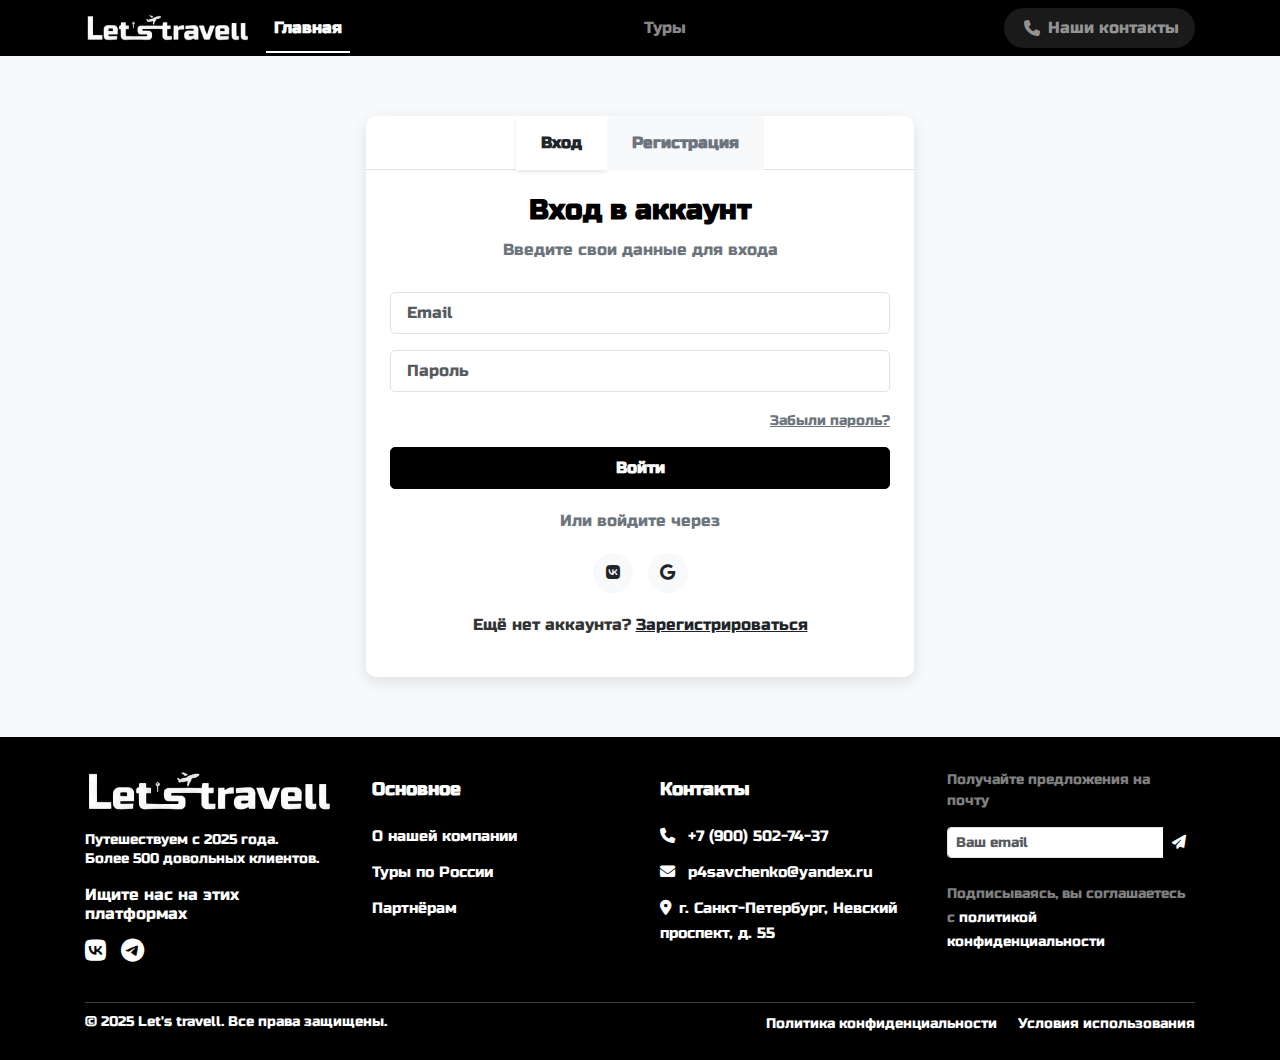
<file: register.html>
<!DOCTYPE html>
<html lang="ru">
<head>
    <meta charset="UTF-8">
    <meta name="viewport" content="width=device-width, initial-scale=1.0">
    <title>Регистрация и вход</title>
    <link href="https://fonts.googleapis.com/css2?family=Russo+One&display=swap" rel="stylesheet">
    <link href="https://cdn.jsdelivr.net/npm/bootstrap@5.3.0/dist/css/bootstrap.min.css" rel="stylesheet">
    <link rel="stylesheet" href="https://cdnjs.cloudflare.com/ajax/libs/font-awesome/6.4.0/css/all.min.css">
    <script src="https://cdn.jsdelivr.net/npm/bootstrap@5.3.0/dist/js/bootstrap.bundle.min.js"></script>
    <link rel="shortcut icon" href="img/favicon.png" type="image/png">
    <link rel="stylesheet" href="styles.css">
</head>
<body>
    <input type="hidden" id="returnUrl" value="">
<header>
    <!-- Навигация -->
    <nav class="navbar navbar-expand-lg navbar-dark bg-dark-custom">
        <div class="container">
            <a class="navbar-brand" href="index.html">
                <img src="img/logo.png" alt="Let's travell" height="30">
            </a>
            <button class="navbar-toggler" type="button" data-bs-toggle="collapse" data-bs-target="#navbarNav">
                <span class="navbar-toggler-icon"></span>
            </button>
            <div class="collapse navbar-collapse" id="navbarNav">
                <ul class="navbar-nav me-auto">
                    <li class="nav-item">
                        <a class="nav-link active" href="index.html">Главная</a>
                    </li>
                    <li class="nav-item">
                        <a class="nav-link" href="tours.html">Туры</a>
                    </li>
                    <li class="nav-item ms-lg-4">
                        <a class="nav-link contact-btn" href="#footer">
                            <span class="contact-text">Наши контакты</span>
                            <i class="fas fa-phone-alt fa-flip-horizontal contact-icon"></i>
                        </a>
                    </li>
                </ul>
            </div>
        </div>
    </nav>
</header>

    <!-- Формы авторизации и регистрации -->
    <section class="auth-section">
        <div class="container">
            <div class="row justify-content-center">
                <div class="col-lg-6 col-md-8">
                    <div class="auth-card bg-white">
                        <ul class="nav nav-tabs auth-tabs" id="authTabs" role="tablist">
                            <li class="nav-item" role="presentation">
                                <button class="nav-link active" id="login-tab" data-bs-toggle="tab" data-bs-target="#login" type="button" role="tab">Вход</button>
                            </li>
                            <li class="nav-item" role="presentation">
                                <button class="nav-link" id="register-tab" data-bs-toggle="tab" data-bs-target="#register" type="button" role="tab">Регистрация</button>
                            </li>
                        </ul>
                        <div class="tab-content p-4" id="authTabsContent">
                            <!-- Форма входа -->
                            <div class="tab-pane fade show active" id="login" role="tabpanel">
                                <div class="auth-header" style="color:black">
                                    <h3>Вход в аккаунт</h3>
                                    <p>Введите свои данные для входа</p>
                                </div>
                                <form id="loginForm">
                                    <div class="mb-3">
                                        <input type="email" class="form-control" id="loginEmail" placeholder="Email" required>
                                    </div>
                                    <div class="mb-3">
                                        <input type="password" class="form-control" id="loginPassword" placeholder="Пароль" required>
                                    </div>
                                    <div class="forgot-pass">
                                        <a href="forgot-password.html">Забыли пароль?</a>
                                    </div>
                                    <button type="submit" class="btn btn-dark-custom btn-auth">Войти</button>
                                </form>
                                <div class="divider">
                                    <span>Или войдите через</span>
                                </div>
                                <div class="social-auth">
                                    <a href="#" class="social-btn"><i class="fab fa-vk"></i></a>
                                    <a href="#" class="social-btn"><i class="fab fa-google"></i></a>
                                </div>
                                <div class="text-center mt-3">
                                    <p>Ещё нет аккаунта? <a href="#" class="text-dark" onclick="switchToRegister()">Зарегистрироваться</a></p>
                                </div>
                            </div>
                            
                            <!-- Форма регистрации -->
                            <div class="tab-pane fade" id="register" role="tabpanel">
                                <div class="auth-header" style="color:black">
                                    <h3>Создать аккаунт</h3>
                                    <p>Заполните форму для регистрации</p>
                                </div>
                                <form id="registerForm">
                                    <div class="row">
                                        <div class="col-md-6 mb-3">
                                            <input type="text" class="form-control" id="firstName" placeholder="Имя" required>
                                        </div>
                                        <div class="col-md-6 mb-3">
                                            <input type="text" class="form-control" id="lastName" placeholder="Фамилия" required>
                                        </div>
                                    </div>
                                    <div class="mb-3">
                                        <input type="email" class="form-control" id="registerEmail" placeholder="Email" required>
                                    </div>
                                    <div class="mb-3">
                                        <input type="tel" class="form-control" id="phone" placeholder="Телефон" required>
                                    </div>
                                    <div class="mb-3">
                                        <input type="password" class="form-control" id="registerPassword" placeholder="Пароль" required>
                                    </div>
                                    <div class="mb-3">
                                        <input type="password" class="form-control" id="confirmPassword" placeholder="Подтвердите пароль" required>
                                    </div>
                                    <div class="form-check mb-4">
                                        <input class="form-check-input" type="checkbox" id="agreeTerms" required>
                                        <label class="form-check-label small" for="agreeTerms">
                                            Я согласен с <a href="privacy&terms.html">условиями использования</a> и <a href="privacy&terms.html">политикой конфиденциальности</a>
                                        </label>
                                    </div>
                                    <button type="submit" class="btn btn-dark-custom btn-auth">Зарегистрироваться</button>
                                </form>
                                <div class="divider">
                                    <span>Или зарегистрируйтесь через</span>
                                </div>
                                <div class="social-auth">
                                    <a href="#" class="social-btn"><i class="fab fa-vk"></i></a>
                                    <a href="#" class="social-btn"><i class="fab fa-google"></i></a>
                                </div>
                                <div class="text-center mt-3">
                                    <p>Уже есть аккаунт? <a href="#" class="text-dark" onclick="switchToLogin()">Войти</a></p>
                                </div>
                            </div>
                        </div>
                    </div>
                </div>
            </div>
        </div>
    </section>

    <!-- Футер -->
    <footer id="footer">
        <div class="container">
            <div class="row footer-cols">
                <!-- Колонка 1: Лого и соцсети -->
                <div class="col-lg col-md-4 mb-4 footer-col-1">
                    <img src="img/logo.png" alt="Let's travell" height="35" class="mb-3">
                    <p class="small footer-about-text">Путешествуем с 2025 года.<br>Более 500 довольных клиентов.</p>
                    <h6 class="h6 mb-3">Ищите нас на этих платформах</h6>
                    <div class="social-icons">
                        <a href="https://vk.com/id436072015" alt="VK" class="text-white me-2"><i class="fab fa-vk"></i></a>
                        <a href="@de_a_d_max" alt="Telegram" class="text-white me-2"><i class="fab fa-telegram"></i></a>
                    </div>
                </div>
    
                <!-- Колонка 2: Компания -->
                <div class="col-lg col-md-4 mb-4 footer-col-2">
                    <h5 class="h6 mb-3">Основное</h5>
                    <ul class="list-unstyled">
                        <li class="mb-2"><a href="#about" class="text-white small">О нашей компании</a></li>
                        <li class="mb-2"><a href="tours.html" class="text-white small">Туры по России</a></li>
                        <li class="mb-2"><a href="partners.html" class="text-white small">Партнёрам</a></li>
                    </ul>
                </div>
    
                <!-- Колонка 4: Контакты -->
                <div class="col-lg col-md-6 mb-4 footer-col-4">
                    <h5 class="h6 mb-3">Контакты</h5>
                    <ul class="list-unstyled">
                        <li class="mb-2 small contact-item" data-clipboard-text="+79005027437">
                            <i class="fas fa-phone me-2"></i> +7 (900) 502-74-37
                            <span class="copy-tooltip">Скопировано!</span>
                        </li>
                        <li class="mb-2 small contact-item" data-clipboard-text="p4savehenko@yandex.ru">
                            <i class="fas fa-envelope me-2"></i> p4savchenko@yandex.ru
                            <span class="copy-tooltip">Скопировано!</span>
                        </li>
                        <li class="mb-2 small">
                            <a href="https://yandex.ru/maps/-/CDqRrJQh" target="_blank" class="text-white location-link">
                                <i class="fas fa-map-marker-alt me-2"></i>г. Санкт-Петербург, Невский проспект, д. 55
                            </a>
                        </li>
                    </ul>
                </div>
    
                <!-- Колонка 5: Подписка -->
                <div class="col-lg col-md-6 mb-4 footer-col-5">
                    <p class="text-white-50 small">Получайте предложения на почту</p>
                    <form class="mb-2">
                        <div class="input-group input-group-sm">
                            <input type="email" class="form-control form-control-sm" placeholder="Ваш email">
                            <button class="btn btn-dark-custom" type="submit">
                                <i class="fas fa-paper-plane" style="height: 18px; margin-top: 3px;"></i>
                            </button>
                        </div>
                    </form>
                    <small class="text-white-50">Подписываясь, вы соглашаетесь с 
                        <a href="privacy&terms.html" class="text-white">политикой конфиденциальности</a>
                    </small>
                </div>
            </div>
    
            <hr class="bg-light my-2">
    
            <div class="row">
                <div class="col-md-6 mb-2">
                    <p class="mb-0 small">&copy; 2025 Let's travell. Все права защищены.</p>
                </div>
                <div class="col-md-6 text-md-end">
                    <a href="privacy&terms.html" class="text-white me-3 small">Политика конфиденциальности</a>
                    <a href="privacy&terms.html" class="text-white small">Условия использования</a>
                </div>
            </div>
        </div>
    </footer>

    <script src="js/script.js"></script>
    <script>
    document.addEventListener('DOMContentLoaded', function() {
    // Получаем параметр return из URL
    const urlParams = new URLSearchParams(window.location.search);
    const returnPage = urlParams.get('return');
    
    // Сохраняем в скрытое поле и localStorage
    if (returnPage) {
        document.getElementById('returnUrl').value = returnPage;
        localStorage.setItem('returnAfterLogin', returnPage);
    }
    
    // Обработка формы входа
    document.getElementById('loginForm')?.addEventListener('submit', function(e) {
        e.preventDefault();
        // Здесь должна быть реальная логика авторизации
        redirectAfterAuth();
    });
    
    // Обработка формы регистрации
    document.getElementById('registerForm')?.addEventListener('submit', function(e) {
        e.preventDefault();
        const password = document.getElementById('registerPassword').value;
        const confirmPassword = document.getElementById('confirmPassword').value;
        
        if (password !== confirmPassword) {
            alert('Пароли не совпадают!');
            return;
        }
        
        // Здесь должна быть реальная логика регистрации
        redirectAfterAuth();
    });
    
    function redirectAfterAuth() {
        // Проверяем, куда нужно перенаправить
        const returnPage = document.getElementById('returnUrl').value || 
        localStorage.getItem('returnAfterLogin') || 
        'index.html';
        
        // Очищаем localStorage
        localStorage.removeItem('returnAfterLogin');
        
        // Перенаправляем
        window.location.href = returnPage + '.html';
    }
});
    </script>
    <script src="https://cdn.jsdelivr.net/npm/bootstrap@5.3.0/dist/js/bootstrap.bundle.min.js"></script>
</body>
</html>
</file>
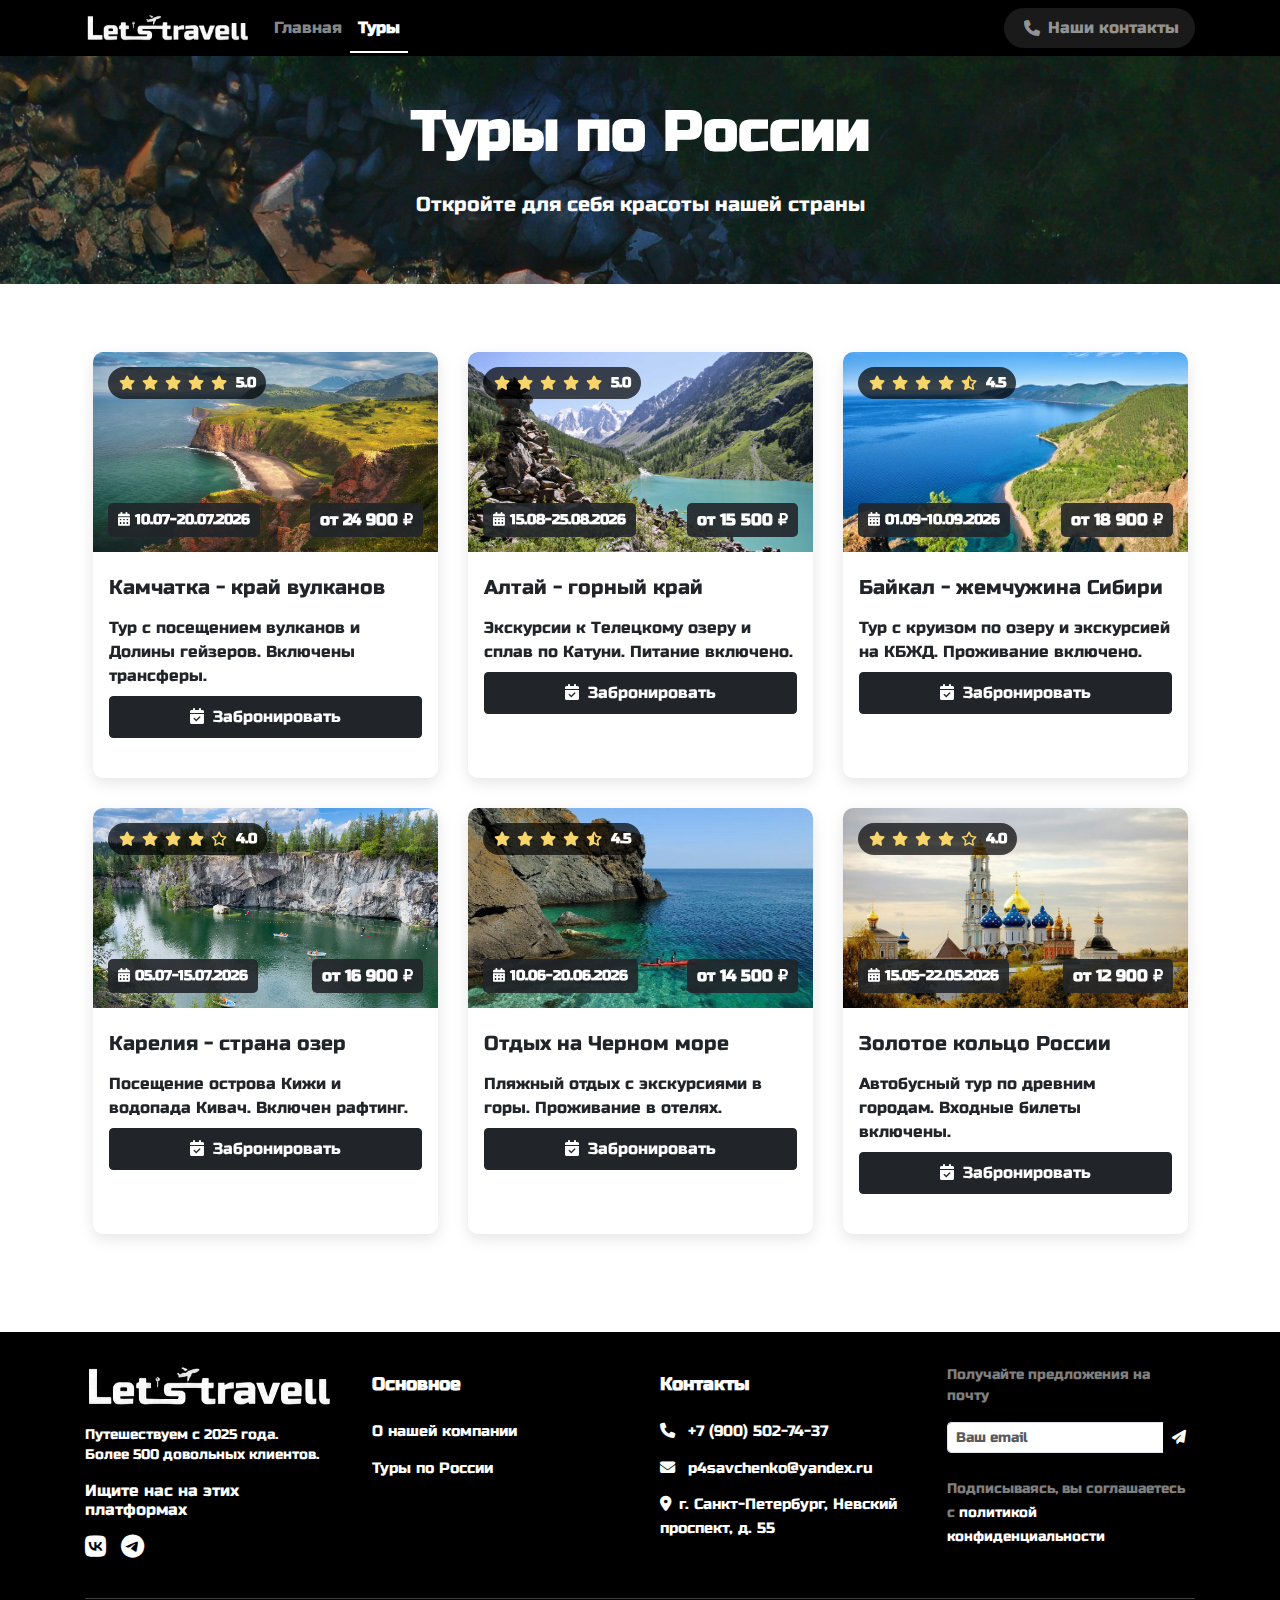
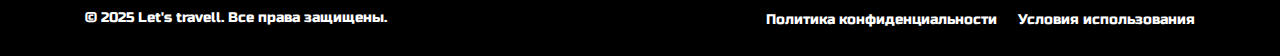
<file: tours.html>
<!DOCTYPE html>
<html lang="ru">
<head>
    <meta charset="UTF-8">
    <meta name="viewport" content="width=device-width, initial-scale=1.0">
    <title>Туры по России</title>
    <link href="https://fonts.googleapis.com/css2?family=Russo+One&display=swap" rel="stylesheet">
    <link href="https://cdn.jsdelivr.net/npm/bootstrap@5.3.0/dist/css/bootstrap.min.css" rel="stylesheet">
    <link rel="stylesheet" href="https://cdnjs.cloudflare.com/ajax/libs/font-awesome/6.4.0/css/all.min.css">
    <link rel="shortcut icon" href="img/favicon.png" type="image/png">
    <link rel="stylesheet" href="styles.css">
</head>
<body>

    <header>
        <nav class="navbar navbar-expand-lg navbar-dark bg-dark-custom">
            <div class="container">
                <a class="navbar-brand" href="index.html">
                    <img src="img/logo.png" alt="Let's travell" height="30">
                </a>
                <button class="navbar-toggler" type="button" data-bs-toggle="collapse" data-bs-target="#navbarNav">
                    <span class="navbar-toggler-icon"></span>
                </button>
                <div class="collapse navbar-collapse" id="navbarNav">
                    <ul class="navbar-nav">
                        <li class="nav-item">
                            <a class="nav-link home-link" href="index.html">Главная</a>
                        </li>
                        <li class="nav-item">
                            <a class="nav-link" href="tours.html">Туры</a>
                        </li>
                        <li class="nav-item contact-btn-container">
                            <a class="nav-link contact-btn" href="#footer">
                                <span class="contact-text">Наши контакты</span>
                                <i class="fas fa-phone-alt fa-flip-horizontal contact-icon"></i>
                            </a>
                        </li>
                    </ul>
                </div>
            </div>
        </nav>
    </header>

    <main>
        <section class="tours-hero text-center">
            <div class="container">
                <h1 class="display-4 fw-bold mb-4">Туры по России</h1>
                <p class="lead">Откройте для себя красоты нашей страны</p>
            </div>
        </section>
        
        <section class="tours-list py-5">
            <div class="container">
                <div class="row" id="tours-container">
                    <div class="col-lg-4 col-md-6 tour-item">
                        <a href="tours.html#kamchatka-tour" class="card-link">
                            <div class="card tour-card">
                                <div class="tour-img-wrapper">
                                    <img src="img/tour1.jpg" class="card-img-top tour-img" alt="Камчатка">
                                    <div class="tour-top-info">
                                        <small class="tour-date"><i class="fas fa-calendar-alt"></i> 10.07-20.07.2026</small>
                                        <span class="price-tag">от 24 900 ₽</span>
                                    </div>
                                    <div class="tour-rating-container">
                                        <i class="fas fa-star"></i>
                                        <i class="fas fa-star"></i>
                                        <i class="fas fa-star"></i>
                                        <i class="fas fa-star"></i>
                                        <i class="fas fa-star"></i>
                                        <span class="tour-rating-value">5.0</span>
                                    </div>
                                </div>
                                <div class="card-body">
                                    <h5 class="card-title">Камчатка - край вулканов</h5>
                                    <p class="card-text">Тур с посещением вулканов и Долины гейзеров. Включены трансферы.</p>
                                    <a href="order.html" class="btn btn-dark btn-sm mt-2 book-btn" 
                                        data-tour-id="kamchatka"
                                        data-tour-title="Камчатка - край вулканов"
                                        data-tour-desc="Тур с посещением вулканов и Долины гейзеров. Включены трансферы и проживание."
                                        data-tour-img="tour1.jpg"
                                        data-tour-price="24900"
                                        data-tour-dates="10.07-20.07.2026,15.08-25.08.2026,01.09-10.09.2026">
                                        <i class="fas fa-calendar-check me-1"></i> Забронировать
                                    </a>
                                </div>
                            </div>
                        </a>
                    </div>

                    <div class="col-lg-4 col-md-6 tour-item">
                        <a href="tours.html#altai-tour" class="card-link">
                            <div class="card tour-card">
                                <div class="tour-img-wrapper">
                                    <img src="img/tour2.jpg" class="card-img-top tour-img" alt="Алтай">
                                    <div class="tour-top-info">
                                        <small class="tour-date"><i class="fas fa-calendar-alt"></i> 15.08-25.08.2026</small>
                                        <span class="price-tag">от 15 500 ₽</span>
                                    </div>
                                    <div class="tour-rating-container">
                                        <i class="fas fa-star"></i>
                                        <i class="fas fa-star"></i>
                                        <i class="fas fa-star"></i>
                                        <i class="fas fa-star"></i>
                                        <i class="fas fa-star"></i>
                                        <span class="tour-rating-value">5.0</span>
                                    </div>
                                </div>
                                <div class="card-body">
                                    <h5 class="card-title">Алтай - горный край</h5>
                                    <p class="card-text">Экскурсии к Телецкому озеру и сплав по Катуни. Питание включено.</p>
                                    <a href="order.html" class="btn btn-dark btn-sm mt-2 book-btn" 
                                        data-tour-id="altai"
                                        data-tour-title="Алтай - горный край"
                                        data-tour-desc="Экскурсии к Телецкому озеру и сплав по Катуни. Питание включено."
                                        data-tour-img="tour2.jpg"
                                        data-tour-price="15500"
                                        data-tour-dates="15.08-25.08.2026,05.09-15.09.2026">
                                        <i class="fas fa-calendar-check me-1"></i> Забронировать
                                    </a>
                                </div>
                            </div>
                        </a>
                    </div>

                    <div class="col-lg-4 col-md-6 tour-item">
                        <a href="tours.html#baikal-tour" class="card-link">
                            <div class="card tour-card">
                                <div class="tour-img-wrapper">
                                    <img src="img/tour3.jpg" class="card-img-top tour-img" alt="Байкал">
                                    <div class="tour-top-info">
                                        <small class="tour-date"><i class="fas fa-calendar-alt"></i> 01.09-10.09.2026</small>
                                        <span class="price-tag">от 18 900 ₽</span>
                                    </div>
                                    <div class="tour-rating-container">
                                        <i class="fas fa-star"></i>
                                        <i class="fas fa-star"></i>
                                        <i class="fas fa-star"></i>
                                        <i class="fas fa-star"></i>
                                        <i class="fas fa-star-half-alt"></i>
                                        <span class="tour-rating-value">4.5</span>
                                    </div>
                                </div>
                                <div class="card-body">
                                    <h5 class="card-title">Байкал - жемчужина Сибири</h5>
                                    <p class="card-text">Тур с круизом по озеру и экскурсией на КБЖД. Проживание включено.</p>
                                    <a href="order.html" class="btn btn-dark btn-sm mt-2 book-btn" 
                                        data-tour-id="baikal"
                                        data-tour-title="Байкал - жемчужина Сибири"
                                        data-tour-desc="Тур с круизом по озеру и экскурсией на КБЖД. Проживание включено."
                                        data-tour-img="tour3.jpg"
                                        data-tour-price="18900"
                                        data-tour-dates="01.09-10.09.2026,15.09-25.09.2026">
                                        <i class="fas fa-calendar-check me-1"></i> Забронировать
                                    </a>
                                </div>
                            </div>
                        </a>
                    </div>

                    <div class="col-lg-4 col-md-6 tour-item">
                        <a href="tours.html#karelia-tour" class="card-link">
                            <div class="card tour-card">
                                <div class="tour-img-wrapper">
                                    <img src="img/tour4.jpg" class="card-img-top tour-img" alt="Карелия">
                                    <div class="tour-top-info">
                                        <small class="tour-date"><i class="fas fa-calendar-alt"></i> 05.07-15.07.2026</small>
                                        <span class="price-tag">от 16 900 ₽</span>
                                    </div>
                                    <div class="tour-rating-container">
                                        <i class="fas fa-star"></i>
                                        <i class="fas fa-star"></i>
                                        <i class="fas fa-star"></i>
                                        <i class="fas fa-star"></i>
                                        <i class="far fa-star"></i>
                                        <span class="tour-rating-value">4.0</span>
                                    </div>
                                </div>
                                <div class="card-body">
                                    <h5 class="card-title">Карелия - страна озер</h5>
                                    <p class="card-text">Посещение острова Кижи и водопада Кивач. Включен рафтинг.</p>
                                    <a href="order.html" class="btn btn-dark btn-sm mt-2 book-btn" 
                                        data-tour-id="karelia"
                                        data-tour-title="Карелия - страна озер"
                                        data-tour-desc="Посещение острова Кижи и водопада Кивач. Включен рафтинг."
                                        data-tour-img="tour4.jpg"
                                        data-tour-price="16900"
                                        data-tour-dates="05.07-15.07.2026,20.07-30.07.2026">
                                        <i class="fas fa-calendar-check me-1"></i> Забронировать
                                    </a>
                                </div>
                            </div>
                        </a>
                    </div>

                    <div class="col-lg-4 col-md-6 tour-item">
                        <a href="tours.html#blacksea-tour" class="card-link">
                            <div class="card tour-card">
                                <div class="tour-img-wrapper">
                                    <img src="img/tour5.jpg" class="card-img-top tour-img" alt="Черноморское побережье">
                                    <div class="tour-top-info">
                                        <small class="tour-date"><i class="fas fa-calendar-alt"></i> 10.06-20.06.2026</small>
                                        <span class="price-tag">от 14 500 ₽</span>
                                    </div>
                                    <div class="tour-rating-container">
                                        <i class="fas fa-star"></i>
                                        <i class="fas fa-star"></i>
                                        <i class="fas fa-star"></i>
                                        <i class="fas fa-star"></i>
                                        <i class="fas fa-star-half-alt"></i>
                                        <span class="tour-rating-value">4.5</span>
                                    </div>
                                </div>
                                <div class="card-body">
                                    <h5 class="card-title">Отдых на Черном море</h5>
                                    <p class="card-text">Пляжный отдых с экскурсиями в горы. Проживание в отелях.</p>
                                    <a href="order.html" class="btn btn-dark btn-sm mt-2 book-btn" 
                                        data-tour-id="blacksea"
                                        data-tour-title="Отдых на Черном море"
                                        data-tour-desc="Пляжный отдых с экскурсиями в горы. Проживание в отелях."
                                        data-tour-img="tour5.jpg"
                                        data-tour-price="14500"
                                        data-tour-dates="10.06-20.06.2026,01.07-11.07.2026">
                                        <i class="fas fa-calendar-check me-1"></i> Забронировать
                                    </a>
                                </div>
                            </div>
                        </a>
                    </div>

                    <div class="col-lg-4 col-md-6 tour-item">
                        <a href="tours.html#goldenring-tour" class="card-link">
                            <div class="card tour-card">
                                <div class="tour-img-wrapper">
                                    <img src="img/tour6.jpg" class="card-img-top tour-img" alt="Золотое кольцо">
                                    <div class="tour-top-info">
                                        <small class="tour-date"><i class="fas fa-calendar-alt"></i> 15.05-22.05.2026</small>
                                        <span class="price-tag">от 12 900 ₽</span>
                                    </div>
                                    <div class="tour-rating-container">
                                        <i class="fas fa-star"></i>
                                        <i class="fas fa-star"></i>
                                        <i class="fas fa-star"></i>
                                        <i class="fas fa-star"></i>
                                        <i class="far fa-star"></i>
                                        <span class="tour-rating-value">4.0</span>
                                    </div>
                                </div>
                                <div class="card-body">
                                    <h5 class="card-title">Золотое кольцо России</h5>
                                    <p class="card-text">Автобусный тур по древним городам. Входные билеты включены.</p>
                                    <a href="order.html" class="btn btn-dark btn-sm mt-2 book-btn" 
                                        data-tour-id="goldenring"
                                        data-tour-title="Золотое кольцо России"
                                        data-tour-desc="Автобусный тур по древним городам. Входные билеты включены."
                                        data-tour-img="tour6.jpg"
                                        data-tour-price="12900"
                                        data-tour-dates="15.05-22.05.2026,01.06-08.06.2026">
                                        <i class="fas fa-calendar-check me-1"></i> Забронировать
                                    </a>
                                </div>
                            </div>
                        </a>
                    </div>
                </div>
            </div>
        </section>
    </main>

    <footer id="footer">
        <div class="container">
            <div class="row footer-cols">
                <div class="col-lg col-md-4 mb-4 footer-col-1">
                    <img src="img/logo.png" alt="Let's travell" height="35" class="mb-3">
                    <p class="small footer-about-text">Путешествуем с 2025 года.<br>Более 500 довольных клиентов.</p>
                    <h6 class="h6 mb-3">Ищите нас на этих платформах</h6>
                    <div class="social-icons">
                        <a href="https://vk.com/id436072015" alt="VK" class="text-white me-2"><i class="fab fa-vk"></i></a>
                        <a href="@de_a_d_max" alt="Telegram" class="text-white me-2"><i class="fab fa-telegram"></i></a>
                    </div>
                </div>

                <div class="col-lg col-md-4 mb-4 footer-col-2">
                    <h5 class="h6 mb-3">Основное</h5>
                    <ul class="list-unstyled">
                        <li class="mb-2"><a href="index.html#about" class="text-white small">О нашей компании</a></li>
                        <li class="mb-2"><a href="tours.html" class="text-white small">Туры по России</a></li>
                    </ul>
                </div>

                <div class="col-lg col-md-6 mb-4 footer-col-4">
                    <h5 class="h6 mb-3">Контакты</h5>
                    <ul class="list-unstyled">
                        <li class="mb-2 small contact-item" data-clipboard-text="+79005027437">
                            <i class="fas fa-phone me-2"></i> +7 (900) 502-74-37
                            <span class="copy-tooltip">Скопировано!</span>
                        </li>
                        <li class="mb-2 small contact-item" data-clipboard-text="p4savehenko@yandex.ru">
                            <i class="fas fa-envelope me-2"></i> p4savchenko@yandex.ru
                            <span class="copy-tooltip">Скопировано!</span>
                        </li>
                        <li class="mb-2 small">
                            <a href="https://yandex.ru/maps/-/CDqRrJQh" target="_blank" class="text-white location-link">
                                <i class="fas fa-map-marker-alt me-2"></i>г. Санкт-Петербург, Невский проспект, д. 55
                            </a>
                        </li>
                    </ul>
                </div>

                <div class="col-lg col-md-6 mb-4 footer-col-5">
                    <p class="text-white-50 small">Получайте предложения на почту</p>
                    <form class="mb-2">
                        <div class="input-group input-group-sm">
                            <input type="email" class="form-control form-control-sm" placeholder="Ваш email">
                            <button class="btn btn-dark-custom" type="submit">
                                <i class="fas fa-paper-plane" style="height: 18px; margin-top: 3px;"></i>
                            </button>
                        </div>
                    </form>
                    <small class="text-white-50">Подписываясь, вы соглашаетесь с 
                        <a href="privacy&terms.html" class="text-white">политикой конфиденциальности</a>
                    </small>
                </div>
            </div>

            <hr class="bg-light my-2">

            <div class="row">
                <div class="col-md-6 mb-2">
                    <p class="mb-0 small">&copy; 2025 Let's travell. Все права защищены.</p>
                </div>
                <div class="col-md-6 text-md-end">
                    <a href="privacy&terms.html" class="text-white me-3 small">Политика конфиденциальности</a>
                    <a href="privacy&terms.html" class="text-white small">Условия использования</a>
                </div>
            </div>
        </div>
    </footer>

    <script src="https://cdn.jsdelivr.net/npm/bootstrap@5.3.0/dist/js/bootstrap.bundle.min.js"></script>
    <script src="js/script.js"></script>
    <script>
        document.addEventListener('DOMContentLoaded', function() {
            document.querySelectorAll('.book-btn').forEach(btn => {
                btn.addEventListener('click', function(e) {
                    e.preventDefault(); // Отменяем стандартное поведение ссылки
                    
                    const tourData = {
                        id: this.dataset.tourId,
                        title: this.dataset.tourTitle,
                        desc: this.dataset.tourDesc,
                        img: this.dataset.tourImg,
                        price: this.dataset.tourPrice,
                        dates: this.dataset.tourDates
                    };
                    
                    sessionStorage.setItem('selectedTour', JSON.stringify(tourData));
                    
                    window.location.href = 'order.html';
                });
            });

            const currentPage = location.pathname.split('/').pop();
            const navLinks = document.querySelectorAll('.navbar-nav .nav-link');
            
            navLinks.forEach(link => {
                const linkPage = link.getAttribute('href');
                if (linkPage === currentPage || 
                    (currentPage === 'index.html' && linkPage === '/') ||
                    (currentPage === '' && linkPage === 'index.html')) {
                    link.classList.add('active');
                }
            });
        });
    </script>
</body>
</html>
</file>
<file: styles.css>
:root {
    --primary-color: #000000;
    --secondary-color: #ffffff;
    --accent-color: #1a1a1a;
    --text-color: #333333;
    --light-gray: #f8f9fa;
}

html {
    scroll-behavior: smooth;
    scroll-padding-top: 50px;
}

body {
    font-family: 'Russo One', sans-serif;
    color: var(--text-color);
    background-color: var(--secondary-color);
    padding-top: 56px;
    margin: 0;
    padding: 0;
}

.navbar {
    position: fixed;
    top: 0;
    left: 0;
    right: 0;
    z-index: 1030;
    height: 56px;
    border-bottom: 1px solid rgba(0,0,0,0.1);
    background-color: var(--primary-color) !important;
}

_:-ms-fullscreen, :root .navbar {
    margin-top: 0 !important;
}

.navbar-nav {
    width: 100%;
    display: flex;
    justify-content: space-between;
    align-items: center;
}

.main-nav-items {
    display: flex;
}

.contact-btn-container {
    margin-left: auto;
}

.navbar-nav .nav-link.active {
    color: #fff !important;
    font-weight: bold;
    position: relative;
}

.navbar-nav .nav-link.active::after {
    content: '';
    position: absolute;
    bottom: -5px;
    left: 0;
    width: 100%;
    height: 2px;
    background-color: #fff;
}

.nav-pills .nav-link.active {
    background-color: #0d6efd;
}

.nav-item.ms-lg-4 {
    margin-left: 1.5rem !important;
}

.contact-btn {
    position: relative;
    padding: 8px 20px;
    border-radius: 20px;
    transition: all 0.3s ease;
    background-color: rgba(255, 255, 255, 0.1);
    display: flex;
    align-items: center;
    flex-direction: row-reverse;
    gap: 8px;
}

.contact-text {
    padding-right: 8px;
}

.contact-icon {
    transform: scaleX(-1);
    margin-left: 12px;
}

.contact-btn:hover {
    background-color: rgba(255, 255, 255, 0.2);
    transform: translateY(-2px);
}

.contact-btn::after {
    content: none !important;
}

.contact-btn::before {
    content: '';
    position: absolute;
    left: 0;
    right: 0;
    bottom: 0;
    height: 2px;
    background-color: #fff;
    transform: scaleX(0);
    transition: transform 0.3s ease;
}

.contact-btn.active {
    background-color: rgba(255, 255, 255, 0.2);
    box-shadow: 0 2px 10px rgba(0, 0, 0, 0.2);
}

@media (max-width: 991.98px) {
    .navbar-nav {
        flex-direction: column;
        align-items: flex-start;
    }
    
    .main-nav-items {
        flex-direction: column;
        width: 100%;
    }
    
    .contact-btn-container {
        margin-left: 0;
        width: 100%;
    }
    
    .contact-btn {
        flex-direction: row;
        width: 100%;
        justify-content: center;
    }
    
    .contact-icon {
        transform: none;
        margin-left: 0;
        margin-right: 12px;
    }
}

.hero-section {
    background: linear-gradient(rgba(0,0,0,0.7), rgba(0,0,0,0.7)), url('img/index.jpg');
    background-size: cover;
    background-position: center;
    color: var(--secondary-color);
    padding: 50px 0;
    margin-bottom: 0;
    margin-top: 0;
    padding-top: 80px;
}

.tours-hero {
    background: linear-gradient(rgba(0,0,0,0.01), rgba(0,0,0,0.01)), url('img/tours.jpg');
    background-size: cover;
    padding: 75px 0;
    color: white;
    text-align: center;
    margin-top: -5px;
}

.tours-hero, .order-hero, .privacy-hero {
    margin-top: 0;
    padding-top: 80px;
}

.hero-section .btn-dark-custom {
    transition: all 0.4s cubic-bezier(0.68, -0.55, 0.265, 1.55);
}

.hero-section .btn-dark-custom:hover {
    transform: scale(1.1) translateY(-3px);
    box-shadow: 0 10px 20px rgba(0,0,0,0.15);
}

#about .image-hover-wrapper {
    height: 75%;
}

#about .image-hover-wrapper img {
    width: 100%;
    height: 75%;
    object-fit: cover;
}

#about .row {
    align-items: center;
}

.tour-card {
    transition: all 0.5s ease;
    border: none;
    border-radius: 10px;
    overflow: hidden;
    box-shadow: 0 5px 15px rgba(0,0,0,0.1);
    height: 100%;
    cursor: pointer;
    position: relative;
    z-index: 1;
    will-change: transform, opacity;
    transform-style: preserve-3d;
}

.tour-card:hover {
    transform: translateY(-10px);
    box-shadow: 0 15px 30px rgba(0,0,0,0.2);
}

.tour-card.active {
    transform: scale(1.03);
    box-shadow: 0 15px 30px rgba(0,0,0,0.1);
    z-index: 10;
}

.tour-card.inactive {
    opacity: 0.5;
    filter: blur(1.5px);
    transform: scale(0.97);
}

.tour-img-wrapper {
    position: relative;
}

.tour-top-info {
    position: absolute;
    bottom: 15px;
    left: 0;
    right: 0;
    display: flex;
    justify-content: space-between;
    padding: 0 15px;
    z-index: 2;
}

.tour-date {
    background-color: rgba(33, 37, 41, 0.9);
    color: white;
    padding: 5px 10px;
    border-radius: 5px;
    font-weight: bold;
    display: flex;
    align-items: center;
    gap: 5px;
}

.price-tag {
    background-color: rgba(33, 37, 41, 0.9);
    color: white;
    padding: 5px 10px;
    border-radius: 5px;
    font-weight: bold;
}

.tour-rating-container {
    position: absolute;
    top: 15px;
    left: 15px;
    z-index: 2;
    background: rgba(0, 0, 0, 0.7);
    padding: 5px 10px;
    border-radius: 20px;
    display: flex;
    align-items: center;
    gap: 5px;
}

.tour-rating-container i {
    color: #f8d56b;
    font-size: 0.9rem;
    margin: 0 1px;
}

.tour-rating-value {
    color: white;
    font-size: 0.9rem;
    font-weight: bold;
    margin-left: 3px;
}

.card.shadow-lg {
    box-shadow: 0 10px 30px rgba(0, 0, 0, 0.15) !important;
    transition: box-shadow 0.3s ease;
}

.card.shadow-lg:hover {
    box-shadow: 0 15px 35px rgba(0, 0, 0, 0.2) !important;
}

.card-body {
    padding: 1rem !important;
    display: flex;
    flex-direction: column;
    height: calc(100% - 200px);
}

.card-title {
    padding-bottom: 0.5rem;
    margin-top: 0.5rem;
}

.card-text {
    flex-grow: 1;
    margin-top: 0.5rem;
}

.image-hover-wrapper {
    border-radius: 10px;
    overflow: hidden;
    transition: all 0.4s cubic-bezier(0.175, 0.885, 0.32, 1.275);
    box-shadow: 0 4px 8px rgba(0, 0, 0, 0.1);
}

.image-hover-wrapper:hover {
    transform: scale(1.03);
    box-shadow: 0 15px 30px rgba(0, 0, 0, 0.2);
}

.image-hover-wrapper img, .tour-img {
    transition: transform 0.4s ease;
    width: 100%;
    height: auto;
    display: block;
    height: 200px;
    object-fit: cover;
}

.image-hover-wrapper:hover img, .tour-card:hover .tour-img {
    transform: scale(1.05);
}

.articles-section {
    background-color: #f8f9fa;
}

.article-card {
    cursor: pointer;
    transition: transform 0.3s ease;
    border-radius: 8px !important;
}

.article-card:hover {
    transform: translateY(-5px);
}

.article-image-wrapper {
    height: 180px;
    overflow: hidden;
    border-top-left-radius: 8px !important;
    border-top-right-radius: 8px !important;
}

.article-image {
    width: 100%;
    height: 100%;
    object-fit: cover;
    transition: transform 0.5s ease;
}

.article-card:hover .article-image {
    transform: scale(1.05);
}

.article-content {
    background-color: white;
    border-top: 1px solid rgba(0,0,0,0.1);
    margin: 0 -1.5rem -1.5rem;
    padding: 0 1.5rem 1.5rem;
    max-height: 0;
    overflow: hidden;
    transition: max-height 0.5s ease, padding 0.5s ease, margin 0.5s ease;
}

.article-content.expanded {
    max-height: 500px;
    padding: 0 1.5rem 1.5rem;
    margin: 0 -1.5rem -1.5rem;
}

.auth-section {
    padding: 60px 0;
    background-color: #f8f9fa;
}

.auth-card {
    border: none;
    border-radius: 10px;
    box-shadow: 0 5px 15px rgba(0,0,0,0.1);
    overflow: hidden;
    max-width: 600px;
    margin: 0 auto;
}

.auth-tabs {
    display: flex;
    justify-content: center;
}

.auth-tabs .nav-item {
    display: flex;
}

.auth-tabs .nav-link {
    border: none;
    padding: 15px 25px;
    font-weight: 600;
    color: #6c757d;
    background-color: #f8f9fa;
    text-align: center;
    flex: 1;
    border: none !important;
}

.auth-tabs .nav-link.active {
    color: #212529 !important;
    background-color: white !important;
    border-bottom: none !important;
    box-shadow: 0 2px 4px rgba(0,0,0,0.1);
}

.navbar-nav .nav-link.active::after {
    content: '';
    position: absolute;
    bottom: -5px;
    left: 0;
    width: 100%;
    height: 2px;
    background-color: #fff;
}

.auth-tabs .nav-link.active::after {
    content: none !important;
}

.auth-header {
    text-align: center;
    margin-bottom: 30px;
}

.auth-header h2, .auth-header h3 {
    font-weight: 700;
    margin-bottom: 10px;
    text-align: center;
    width: 100%;
}

.auth-header p {
    color: #6c757d;
    text-align: center;
}

.form-control {
    padding: 12px 15px;
    margin-bottom: 15px;
    border-radius: 5px;
}

.btn-auth {
    width: 100%;
    padding: 12px;
    font-weight: 600;
    border-radius: 5px;
}

.social-auth {
    margin: 20px 0;
    text-align: center;
}

.social-btn {
    display: inline-block;
    width: 40px;
    height: 40px;
    border-radius: 50%;
    background-color: #f8f9fa;
    color: #212529;
    text-align: center;
    line-height: 40px;
    margin: 0 5px;
    transition: all 0.3s;
}

.social-btn:hover {
    transform: translateY(-3px);
    box-shadow: 0 5px 10px rgba(0,0,0,0.1);
}

.divider {
    position: relative;
    margin: 20px 0;
    text-align: center;
    color: #6c757d;
}

.divider::before {
    content: "";
    position: absolute;
    top: 50%;
    left: 0;
    right: 0;
    height: 1px;
    background-color: #dee2e6;
    z-index: -1;
}

.divider span {
    background-color: white;
    padding: 0 15px;
}

.forgot-pass {
    text-align: right;
    margin-bottom: 15px;
}

.forgot-pass a {
    color: #6c757d;
    font-size: 14px;
}

.bg-dark-custom {
    background-color: var(--primary-color) !important;
}

.text-dark-custom {
    color: var(--primary-color) !important;
}

.btn-dark-custom {
    background-color: var(--primary-color);
    color: var(--secondary-color);
    border-color: var(--primary-color);
}

.weather-chart {
    background-color: #e9ecef;
    border-radius: 10px;
    padding: 15px;
}

.tour-item {
    margin-bottom: 30px !important;
    padding: 0 15px;
}

@media (max-width: 767.98px) {
    .tour-item {
        margin-bottom: 20px !important;
        padding: 0 10px;
    }
}

#tours-container {
    margin-top: 20px;
    margin-bottom: 20px;
}

footer, .footer {
    background-color: var(--primary-color);
    color: var(--secondary-color);
    padding: 50px 0 20px;
    overflow-x: hidden;
}

footer a {
    text-decoration: none !important;
}

footer a:hover {
    text-decoration: underline !important;
}

footer h5.h6 {
    font-size: 1.1rem;
    font-weight: 600;
}

footer#footer .footer-col-2 h5.h6,
footer#footer .footer-col-4 h5.h6 {
    margin-bottom: 1.5rem !important;
}

footer#footer .footer-col-2 ul.list-unstyled,
footer#footer .footer-col-4 ul.list-unstyled {
    margin-top: 1rem !important;
}

footer#footer .footer-col-2 ul.list-unstyled li,
footer#footer .footer-col-4 ul.list-unstyled li {
    margin-bottom: 0.75rem !important;
}

footer#footer .footer-col-2,
footer#footer .footer-col-4 {
    margin-top: 10px;
}

footer .list-unstyled li a,
footer .list-unstyled li {
    font-size: 0.95rem;
    line-height: 1.6;
}

.footer-cols {
    --gap-1-2: 8vw;  
    --gap-2-3-4: 1vw;
}

.footer-about-text {
    display: inline-block;
    max-width: 80%;
    line-height: 1.4
}

.social-icons {
    margin-top: -5px;
    font-size: 1.5rem;
}

.social-icons a {
    margin-right: 15px;
    transition: all 0.3s ease;
}

.social-icons a:hover {
    transform: scale(1.2);
    opacity: 0.8;
}

.monetization-banner {
    position: fixed;
    left: 20px;
    bottom: 20px;
    width: 300px;
    background: linear-gradient(135deg, #3a4a6b, #2c3e50);
    color: white;
    padding: 20px;
    border-radius: 10px;
    box-shadow: 0 5px 15px rgba(0,0,0,0.3);
    z-index: 1000;
    opacity: 0;
    transform: translateX(-100%);
    transition: all 0.5s cubic-bezier(0.68, -0.55, 0.265, 1.55);
}

.monetization-banner.show {
    opacity: 1;
    transform: translateX(0);
}

.monetization-banner h3 {
    margin-top: 0;
    color: #f8d56b;
    display: flex;
    align-items: center;
    gap: 10px;
}

.monetization-banner .close-btn {
    position: absolute;
    top: 10px;
    right: 10px;
    background: none;
    border: none;
    color: white;
    font-size: 16px;
    cursor: pointer;
    opacity: 0.7;
    transition: opacity 0.2s;
}

.monetization-banner .close-btn:hover {
    opacity: 1;
}

.monetization-banner p {
    margin-bottom: 15px;
    font-size: 14px;
}

.monetization-banner .btn {
    display: block;
    width: 100%;
    text-align: center;
    background-color: #f8d56b;
    color: #2c3e50;
    font-weight: bold;
    transition: background-color 0.2s;
}

.monetization-banner .btn:hover {
    background-color: #ffdf7e;
}

.scroll-down-btn {
    position: fixed;
    right: 30px;
    bottom: 30px;
    width: 50px;
    height: 50px;
    background-color: var(--primary-color);
    color: white;
    border-radius: 50%;
    display: flex;
    align-items: center;
    justify-content: center;
    font-size: 20px;
    cursor: pointer;
    box-shadow: 0 2px 10px rgba(0,0,0,0.2);
    z-index: 999;
    opacity: 0;
    visibility: hidden;
    transition: all 0.3s ease;
}

.scroll-down-btn.show {
    opacity: 1;
    visibility: visible;
}

.scroll-down-btn:hover {
    background-color: var(--accent-color);
    transform: translateY(-5px);
}

.back-to-list {
    display: none;
    position: fixed;
    bottom: 20px;
    left: 50%;
    transform: translateX(-50%);
    z-index: 100;
}

.tours-list {
    position: relative;
    min-height: 100vh;
    padding-bottom: 150px;
}

@keyframes fadeIn {
    from { opacity: 0; }
    to { opacity: 1; }
}

@media (min-width: 992px) {
    .footer-col-1 {
        padding-right: var(--gap-1-2);
    }
    .footer-col-2 {
        padding-right: var(--gap-2-3-4);
    }
    .footer-col-3 {
        padding-left: var(--gap-2-3-4);
        padding-right: var(--gap-2-3-4);
    }
    .footer-col-4 {
        padding-left: var(--gap-2-3-4);
    }
    .footer-col-5 {
        padding-left: 2vw;
    }
    .footer-col-5 .alert {
        padding: 0.5rem;
        font-size: 0.8rem;
        margin-top: 0.5rem;
        display: block;
    }
    .footer-col-5 .text-success {
        font-size: 0.8rem;
        margin-top: 0.5rem;
        display: block;
    }
}

@media (min-width: 768px) {
    .footer-about-text {
        max-width: 250px;
    }
}

.flip-card {
    perspective: 1000px;
    height: 240px;
    cursor: pointer;
}

.flip-card-inner {
    position: relative;
    width: 100%;
    height: 100%;
    transition: transform 0.6s;
    transform-style: preserve-3d;
    border-radius: 12px;
    box-shadow: 0 3px 15px rgba(0,0,0,0.1);
}

.flip-card-front, .flip-card-back {
    position: absolute;
    width: 100%;
    height: 100%;
    backface-visibility: hidden;
    display: flex;
    flex-direction: column;
    align-items: center;
    justify-content: center;
    padding: 20px;
    border-radius: 12px;
    text-align: center;
}

.flip-card-front {
    background: linear-gradient(135deg, #1a1a1a, #333);
    color: white;
}

.flip-card-back {
    background: white;
    color: #333;
    transform: rotateY(180deg);
    border: 1px solid #eee;
}

.card-icon {
    font-size: 2rem;
    margin-bottom: 12px;
    color: #f8d56b;
}

.flip-card-front h4 {
    font-size: 1.2rem;
    margin-bottom: 8px;
}

.flip-card-front p {
    opacity: 0.8;
    margin-bottom: 0;
    font-size: 0.9rem;
}

.tips-list {
    list-style: none;
    padding: 0;
    text-align: left;
    width: 100%;
    margin: 0;
}

.tips-list li {
    margin-bottom: 10px;
    padding-left: 26px;
    position: relative;
    line-height: 1.4;
    font-size: 1rem;
}

.tips-list i {
    color: #1a1a1a;
    position: absolute;
    left: 0;
    top: 3px;
    font-size: 1.1rem;
}

@media (max-width: 768px) {
    .flip-card {
        height: 220px;
    }
    
    .col-md-3 {
        margin-bottom: 15px;
    }
    
    .tips-list li {
        font-size: 0.95rem;
    }
}

.location-link {
    text-decoration: none !important;
    transition: opacity 0.3s;
}

.location-link:hover {
    opacity: 0.8;
    text-decoration: underline !important;
}

.contact-item {
    position: relative;
    cursor: pointer;
    transition: color 0.3s;
    padding-right: 20px;
}

.contact-item:hover {
    color: #f8d56b !important;
}

.copy-tooltip {
    position: absolute;
    right: 0;
    top: 0;
    background: rgba(0, 0, 0, 0.8);
    color: white;
    padding: 2px 8px;
    border-radius: 4px;
    font-size: 0.8rem;
    opacity: 0;
    transition: opacity 0.3s;
    pointer-events: none;
}

.copy-tooltip.show {
    opacity: 1;
}

.footer-col-5 .btn.btn-dark-custom {
    height: calc(1.5rem + 0.75rem + 2px);
    padding: 0.25rem 0.5rem;
    line-height: 1.5;
    font-size: 0.875rem;
    width: auto;
    min-width: 25px;
}

.footer-col-5 .input-group-sm > .btn {
    height: 100%;
    display: flex;
    align-items: center;
    justify-content: center;
}

@keyframes highlight {
    0% { background-color: rgba(248, 213, 107, 0); }
    50% { background-color: rgba(248, 213, 107, 0.3); }
    100% { background-color: rgba(248, 213, 107, 0); }
}

.highlight-subscription {
    animation: highlight 2s ease-in-out;
    border-radius: 5px;
    padding: 5px;
}

.tour-card small.tour-date,
.tours-list .tour-card small.tour-date {
    color: white !important;
    font-weight: bold;
    font-size: 0.85rem;
    position: static;
    margin-bottom: 0;
}

.card-link {
    text-decoration: none;
    color: inherit;
    transition: transform 0.3s ease;
}

.card-link:hover {
    text-decoration: none;
    color: inherit;
    transform: translateY(-5px);
}

.card-link:hover .tour-card {
    box-shadow: 0 15px 30px rgba(0,0,0,0.2);
}

.highlight-tour {
    position: relative;
    z-index: 10;
    animation: none;
}

.highlight-tour .tour-card {
    animation: cardHighlight 2s ease-out;
    position: relative;
    overflow: hidden;
}

@keyframes cardHighlight {
    0% {
        box-shadow: 0 0 0 0 rgba(248, 213, 107, 0.3);
    }
    50% {
        box-shadow: 0 0 20px 10px rgba(248, 213, 107, 0.2);
    }
    100% {
        box-shadow: 0 0 0 0 rgba(248, 213, 107, 0);
    }
}

.highlight-tour .tour-card::after {
    content: '';
    position: absolute;
    top: 0;
    left: 0;
    right: 0;
    bottom: 0;
    border: 2px solid rgba(248, 213, 107, 0.5);
    border-radius: 10px;
    animation: borderPulse 2s ease-out;
    pointer-events: none;
    z-index: 1;
}

@keyframes borderPulse {
    0% {
        opacity: 0.8;
        transform: scale(1);
    }
    70% {
        opacity: 0;
        transform: scale(1.02);
    }
    100% {
        opacity: 0;
        transform: scale(1.05);
    }
}

.tour-card {
    transition: all 0.3s ease;
}

.highlight-tour .tour-card {
    animation: cardFloat 2s ease-in-out;
}

@keyframes cardFloat {
    0%, 100% {
        transform: translateY(0);
    }
    50% {
        transform: translateY(-10px);
    }
}

.card-clicked .tour-card {
    transform: scale(0.95);
    transition: transform 0.2s ease;
}

.highlight-card {
    position: relative;
    z-index: 10;
}

.highlight-card::after {
    content: '';
    position: absolute;
    top: -5px;
    left: -5px;
    right: -5px;
    bottom: -5px;
    border: 2px solid rgba(248, 213, 107, 0.5);
    border-radius: 12px;
    animation: borderPulse 2s ease-out;
    pointer-events: none;
}

/* Основные глобальные изменения */
*, *::before, *::after {
    box-sizing: border-box;
}

html, body {
    width: 100%;
    max-width: 100%;
    overflow-x: hidden;
    margin: 0;
    padding: 0;
}

/* Адаптивный базовый размер шрифта */
html {
    font-size: 16px;
    scroll-behavior: smooth;
    scroll-padding-top: 50px;
}

@media (max-width: 1200px) {
    html { font-size: 15px; }
}
@media (max-width: 992px) {
    html { font-size: 14px; }
}
@media (max-width: 768px) {
    html { font-size: 13px; }
}
@media (max-width: 576px) {
    html { font-size: 12px; }
}

/* Основные настройки body */
body {
    font-family: 'Russo One', sans-serif;
    color: #333333;
    background-color: #ffffff;
    padding-top: 56px;
    min-height: 100vh;
    display: flex;
    flex-direction: column;
    font-size: 1rem;
    line-height: 1.5;
}

/* Переменные */
:root {
    --primary-color: #000000;
    --secondary-color: #ffffff;
    --accent-color: #1a1a1a;
    --text-color: #333333;
    --light-gray: #f8f9fa;
}

/* Навигация */
.navbar {
    position: fixed;
    top: 0;
    left: 0;
    right: 0;
    z-index: 1030;
    border-bottom: 1px solid rgba(0,0,0,0.1);
    background-color: var(--primary-color) !important;
    padding: 0.5rem 1rem;
}

.navbar-brand img {
    height: 30px;
    width: auto;
    max-width: 100%;
}

.navbar-nav {
    width: 100%;
    display: flex;
    justify-content: space-between;
    align-items: center;
}

.main-nav-items {
    display: flex;
}

.contact-btn-container {
    margin-left: auto;
}

.navbar-nav .nav-link.active {
    color: #fff !important;
    font-weight: bold;
    position: relative;
}

.navbar-nav .nav-link.active::after {
    content: '';
    position: absolute;
    bottom: -5px;
    left: 0;
    width: 100%;
    height: 2px;
    background-color: #fff;
}

.contact-btn {
    position: relative;
    padding: 8px 20px;
    border-radius: 20px;
    transition: all 0.3s ease;
    background-color: rgba(255, 255, 255, 0.1);
    display: flex;
    align-items: center;
    flex-direction: row-reverse;
    gap: 8px;
}

.contact-text {
    padding-right: 8px;
}

.contact-icon {
    transform: scaleX(-1);
    margin-left: 12px;
}

.contact-btn:hover {
    background-color: rgba(255, 255, 255, 0.2);
    transform: translateY(-2px);
}

.contact-btn.active {
    background-color: rgba(255, 255, 255, 0.2);
    box-shadow: 0 2px 10px rgba(0, 0, 0, 0.2);
}

@media (max-width: 992px) {
    .navbar-collapse {
        padding: 1rem 0;
    }
    
    .navbar-nav {
        flex-direction: column;
        align-items: flex-start;
        gap: 0.5rem;
    }
    
    .main-nav-items {
        flex-direction: column;
        width: 100%;
    }
    
    .contact-btn-container {
        margin-left: 0;
        width: 100%;
        margin-top: 0.5rem;
    }
    
    .contact-btn {
        flex-direction: row;
        width: 100%;
        justify-content: center;
    }
    
    .contact-icon {
        transform: none;
        margin-left: 0;
        margin-right: 12px;
    }
}

@media (max-width: 768px) {
    .navbar-brand img {
        height: 25px;
    }
}

/* Секции */
.container {
    padding-left: 15px;
    padding-right: 15px;
}

.row {
    margin-left: -7.5px;
    margin-right: -7.5px;
}

.col, .col-1, .col-10, .col-11, .col-12, .col-2, .col-3, .col-4, 
.col-5, .col-6, .col-7, .col-8, .col-9, .col-auto, .col-lg, 
.col-lg-1, .col-lg-10, .col-lg-11, .col-lg-12, .col-lg-2, .col-lg-3, 
.col-lg-4, .col-lg-5, .col-lg-6, .col-lg-7, .col-lg-8, .col-lg-9, 
.col-lg-auto, .col-md, .col-md-1, .col-md-10, .col-md-11, .col-md-12, 
.col-md-2, .col-md-3, .col-md-4, .col-md-5, .col-md-6, .col-md-7, 
.col-md-8, .col-md-9, .col-md-auto, .col-sm, .col-sm-1, .col-sm-10, 
.col-sm-11, .col-sm-12, .col-sm-2, .col-sm-3, .col-sm-4, .col-sm-5, 
.col-sm-6, .col-sm-7, .col-sm-8, .col-sm-9, .col-sm-auto, .col-xl, 
.col-xl-1, .col-xl-10, .col-xl-11, .col-xl-12, .col-xl-2, .col-xl-3, 
.col-xl-4, .col-xl-5, .col-xl-6, .col-xl-7, .col-xl-8, .col-xl-9, 
.col-xl-auto {
    padding-left: 7.5px;
    padding-right: 7.5px;
}

.hero-section, .tours-hero, .order-hero, .privacy-hero {
    padding: 3rem 0;
    background-attachment: scroll !important;
}

.hero-section {
    background: linear-gradient(rgba(0,0,0,0.7), rgba(0,0,0,0.7)), url('img/index.jpg');
    background-size: cover;
    background-position: center;
    color: var(--secondary-color);
    margin-bottom: 0;
    margin-top: -5px;
}

.tours-hero {
    background: linear-gradient(rgba(0,0,0,0.01), rgba(0,0,0,0.01)), url('img/tours.jpg');
    background-size: cover;
    color: white;
    text-align: center;
    margin-top: -5px;
}

.hero-section .btn-dark-custom {
    transition: all 0.4s cubic-bezier(0.68, -0.55, 0.265, 1.55);
}

.hero-section .btn-dark-custom:hover {
    transform: scale(1.1) translateY(-3px);
    box-shadow: 0 10px 20px rgba(0,0,0,0.15);
}

@media (max-width: 992px) {
    .hero-section, .tours-hero, .order-hero, .privacy-hero {
        padding: 2rem 0;
    }
    
    .hero-section .display-3 {
        font-size: 2.5rem;
    }
}

@media (max-width: 768px) {
    .hero-section, .tours-hero, .order-hero, .privacy-hero {
        padding: 1.5rem 0;
    }
    
    .hero-section .display-3 {
        font-size: 2rem;
    }
    
    .hero-section .lead {
        font-size: 1rem;
    }
}

/* Карточки */
.tour-card {
    transition: all 0.5s ease;
    border: none;
    border-radius: 10px;
    overflow: hidden;
    box-shadow: 0 5px 15px rgba(0,0,0,0.1);
    height: 100%;
    cursor: pointer;
    position: relative;
    z-index: 1;
    will-change: transform, opacity;
    transform-style: preserve-3d;
    margin-bottom: 1.5rem;
}

.tour-card:hover {
    transform: translateY(-10px);
    box-shadow: 0 15px 30px rgba(0,0,0,0.2);
}

.tour-card.active {
    transform: scale(1.03);
    box-shadow: 0 15px 30px rgba(0,0,0,0.1);
    z-index: 10;
}

.tour-card.inactive {
    opacity: 0.5;
    filter: blur(1.5px);
    transform: scale(0.97);
}

.tour-img-wrapper {
    position: relative;
}

.tour-top-info {
    position: absolute;
    bottom: 15px;
    left: 0;
    right: 0;
    display: flex;
    justify-content: space-between;
    padding: 0 15px;
    z-index: 2;
}

.tour-date {
    background-color: rgba(33, 37, 41, 0.9);
    color: white;
    padding: 5px 10px;
    border-radius: 5px;
    font-weight: bold;
    display: flex;
    align-items: center;
    gap: 5px;
}

.price-tag {
    background-color: rgba(33, 37, 41, 0.9);
    color: white;
    padding: 5px 10px;
    border-radius: 5px;
    font-weight: bold;
}

.tour-rating-container {
    position: absolute;
    top: 15px;
    left: 15px;
    z-index: 2;
    background: rgba(0, 0, 0, 0.7);
    padding: 5px 10px;
    border-radius: 20px;
    display: flex;
    align-items: center;
    gap: 5px;
}

.tour-rating-container i {
    color: #f8d56b;
    font-size: 0.9rem;
    margin: 0 1px;
}

.tour-rating-value {
    color: white;
    font-size: 0.9rem;
    font-weight: bold;
    margin-left: 3px;
}

.card.shadow-lg {
    box-shadow: 0 10px 30px rgba(0, 0, 0, 0.15) !important;
    transition: box-shadow 0.3s ease;
}

.card.shadow-lg:hover {
    box-shadow: 0 15px 35px rgba(0, 0, 0, 0.2) !important;
}

.card-body {
    padding: 1rem !important;
    display: flex;
    flex-direction: column;
    height: calc(100% - 200px);
}

.card-title {
    padding-bottom: 0.5rem;
    margin-top: 0.5rem;
}

.card-text {
    flex-grow: 1;
    margin-top: 0.5rem;
}

.image-hover-wrapper {
    border-radius: 10px;
    overflow: hidden;
    transition: all 0.4s cubic-bezier(0.175, 0.885, 0.32, 1.275);
    box-shadow: 0 4px 8px rgba(0, 0, 0, 0.1);
}

.image-hover-wrapper:hover {
    transform: scale(1.03);
    box-shadow: 0 15px 30px rgba(0, 0, 0, 0.2);
}

.image-hover-wrapper img, .tour-img {
    transition: transform 0.4s ease;
    width: 100%;
    height: auto;
    display: block;
    height: 200px;
    object-fit: cover;
}

.image-hover-wrapper:hover img, .tour-card:hover .tour-img {
    transform: scale(1.05);
}

@media (max-width: 992px) {
    .tour-img, .article-image {
        height: 180px;
    }
}

@media (max-width: 768px) {
    .tour-card, .flip-card, .article-card {
        margin-bottom: 1rem;
    }
    
    .card-body {
        padding: 0.75rem !important;
    }
    
    .card-title {
        font-size: 1.1rem;
    }
    
    .card-text {
        font-size: 0.9rem;
    }
    
    .tour-img, .article-image {
        height: 150px;
    }
}

/* Изображения */
img {
    max-width: 100%;
    height: auto;
    display: block;
}

/* Формы */
.form-control, .btn {
    font-size: 1rem;
    padding: 0.5rem 1rem;
}

@media (max-width: 768px) {
    .form-control, .btn {
        padding: 0.4rem 0.8rem;
        font-size: 0.9rem;
    }
    
    .btn-lg {
        padding: 0.5rem 1rem;
        font-size: 1rem;
    }
}

/* Футер */
footer {
    background-color: var(--primary-color);
    color: var(--secondary-color);
    padding: 2rem 0 20px;
    overflow-x: hidden;
    margin-top: auto;
}

footer a {
    text-decoration: none !important;
}

footer a:hover {
    text-decoration: underline !important;
}

.footer-cols {
    display: flex;
    flex-wrap: wrap;
    gap: 1.5rem;
}

.footer-col-1, .footer-col-2, .footer-col-3, 
.footer-col-4, .footer-col-5 {
    flex: 1 1 200px;
}

.social-icons {
    margin-top: -5px;
    font-size: 1.5rem;
}

.social-icons a {
    margin-right: 15px;
    transition: all 0.3s ease;
}

.social-icons a:hover {
    transform: scale(1.2);
    opacity: 0.8;
}

.location-link {
    text-decoration: none !important;
    transition: opacity 0.3s;
}

.location-link:hover {
    opacity: 0.8;
    text-decoration: underline !important;
}

.contact-item {
    position: relative;
    cursor: pointer;
    transition: color 0.3s;
    padding-right: 20px;
}

.contact-item:hover {
    color: #f8d56b !important;
}

.copy-tooltip {
    position: absolute;
    right: 0;
    top: 0;
    background: rgba(0, 0, 0, 0.8);
    color: white;
    padding: 2px 8px;
    border-radius: 4px;
    font-size: 0.8rem;
    opacity: 0;
    transition: opacity 0.3s;
    pointer-events: none;
}

.copy-tooltip.show {
    opacity: 1;
}

@media (max-width: 768px) {
    footer {
        padding: 1.5rem 0;
    }
    
    .footer-cols {
        gap: 1rem;
    }
    
    .footer-col-1, .footer-col-2, .footer-col-3, 
    .footer-col-4, .footer-col-5 {
        flex: 1 1 100%;
    }
    
    .social-icons {
        margin-top: 0.5rem;
    }
}

/* Утилиты */
.d-none {
    display: none !important;
}

@media (max-width: 576px) {
    .d-xs-none {
        display: none !important;
    }
    
    .d-xs-block {
        display: block !important;
    }
}

@media (min-width: 576px) and (max-width: 768px) {
    .d-sm-none {
        display: none !important;
    }
    
    .d-sm-block {
        display: block !important;
    }
}

.text-center {
    text-align: center !important;
}

@media (max-width: 768px) {
    .text-md-left {
        text-align: left !important;
    }
    
    .text-md-center {
        text-align: center !important;
    }
}

/* Баннер монетизации */
.monetization-banner {
    position: fixed;
    left: 20px;
    bottom: 20px;
    width: 90%;
    max-width: 300px;
    background: linear-gradient(135deg, #3a4a6b, #2c3e50);
    color: white;
    padding: 20px;
    border-radius: 10px;
    box-shadow: 0 5px 15px rgba(0,0,0,0.3);
    z-index: 1000;
    opacity: 0;
    transform: translateX(-100%);
    transition: all 0.5s cubic-bezier(0.68, -0.55, 0.265, 1.55);
}

.monetization-banner.show {
    opacity: 1;
    transform: translateX(0);
}

.monetization-banner h3 {
    margin-top: 0;
    color: #f8d56b;
    display: flex;
    align-items: center;
    gap: 10px;
}

.monetization-banner .close-btn {
    position: absolute;
    top: 10px;
    right: 10px;
    background: none;
    border: none;
    color: white;
    font-size: 16px;
    cursor: pointer;
    opacity: 0.7;
    transition: opacity 0.2s;
}

.monetization-banner .close-btn:hover {
    opacity: 1;
}

.monetization-banner p {
    margin-bottom: 15px;
    font-size: 14px;
}

.monetization-banner .btn {
    display: block;
    width: 100%;
    text-align: center;
    background-color: #f8d56b;
    color: #2c3e50;
    font-weight: bold;
    transition: background-color 0.2s;
}

.monetization-banner .btn:hover {
    background-color: #ffdf7e;
}

@media (max-width: 400px) {
    .monetization-banner {
        width: 95%;
        left: 2.5%;
        padding: 15px;
    }
    
    .monetization-banner h3 {
        font-size: 1.2rem;
    }
    
    .monetization-banner p {
        font-size: 0.9rem;
    }
}

/* Кнопка прокрутки */
.scroll-down-btn {
    position: fixed;
    right: 15px;
    bottom: 15px;
    width: 40px;
    height: 40px;
    background-color: var(--primary-color);
    color: white;
    border-radius: 50%;
    display: flex;
    align-items: center;
    justify-content: center;
    font-size: 1rem;
    cursor: pointer;
    box-shadow: 0 2px 10px rgba(0,0,0,0.2);
    z-index: 999;
    opacity: 0;
    visibility: hidden;
    transition: all 0.3s ease;
}

.scroll-down-btn.show {
    opacity: 1;
    visibility: visible;
}

.scroll-down-btn:hover {
    background-color: var(--accent-color);
    transform: translateY(-5px);
}

@media (min-width: 768px) {
    .scroll-down-btn {
        width: 50px;
        height: 50px;
        font-size: 1.25rem;
        right: 30px;
        bottom: 30px;
    }
}

/* Анимации */
@keyframes fadeIn {
    from { opacity: 0; }
    to { opacity: 1; }
}

@keyframes cardHighlight {
    0% {
        box-shadow: 0 0 0 0 rgba(248, 213, 107, 0.3);
    }
    50% {
        box-shadow: 0 0 20px 10px rgba(248, 213, 107, 0.2);
    }
    100% {
        box-shadow: 0 0 0 0 rgba(248, 213, 107, 0);
    }
}

@keyframes borderPulse {
    0% {
        opacity: 0.8;
        transform: scale(1);
    }
    70% {
        opacity: 0;
        transform: scale(1.02);
    }
    100% {
        opacity: 0;
        transform: scale(1.05);
    }
}

@keyframes cardFloat {
    0%, 100% {
        transform: translateY(0);
    }
    50% {
        transform: translateY(-10px);
    }
}

@keyframes highlight {
    0% { background-color: rgba(248, 213, 107, 0); }
    50% { background-color: rgba(248, 213, 107, 0.3); }
    100% { background-color: rgba(248, 213, 107, 0); }
}

/* Дополнительные стили для страницы заказа */
@media (max-width: 992px) {
    .order-hero .display-4 {
        font-size: 2.5rem;
    }
    
    .step-indicator {
        flex-wrap: wrap;
    }
    
    .step {
        flex: 1 1 50%;
        margin-bottom: 1rem;
    }
}

@media (max-width: 768px) {
    .order-hero .display-4 {
        font-size: 2rem;
    }
    
    .step-label {
        font-size: 0.8rem;
    }
    
    .form-section {
        padding: 1.5rem;
    }
    
    .payment-method {
        margin-bottom: 1rem;
    }
}

@media (max-width: 576px) {
    .step-indicator::before {
        display: none;
    }
    
    .step {
        flex: 1 1 100%;
        margin-bottom: 0.5rem;
    }
    
    .step-number {
        width: 25px;
        height: 25px;
        font-size: 0.8rem;
    }
    
    .form-section {
        padding: 1rem;
    }
}

/* Специфичные стили для страницы "О нас" */
#about .image-hover-wrapper {
    height: 75%;
}

#about .image-hover-wrapper img {
    width: 100%;
    height: 75%;
    object-fit: cover;
}

#about .row {
    align-items: center;
}

/* Специфичные стили для страницы с турами */
#tours-container {
    margin-top: 20px;
    margin-bottom: 20px;
}

.tour-item {
    margin-bottom: 30px !important;
    padding: 0 15px;
}

@media (max-width: 767.98px) {
    .tour-item {
        margin-bottom: 20px !important;
        padding: 0 10px;
    }
}

/* Специфичные стили для страницы с политикой */
.privacy-section {
    margin-bottom: 20px;
    background-color: #f8f9fa;
    border-radius: 10px;
    box-shadow: 0 5px 15px rgba(0,0,0,0.05);
    overflow: hidden;
}

.section-header {
    padding: 20px;
    cursor: pointer;
    display: flex;
    justify-content: space-between;
    align-items: center;
    transition: background-color 0.3s;
}

.section-header:hover {
    background-color: rgba(0,0,0,0.03);
}

.section-header h2 {
    color: var(--primary-color);
    margin: 0;
    display: flex;
    align-items: center;
}

.section-header i {
    margin-right: 10px;
    transition: transform 0.3s;
}

.section-header .arrow {
    transition: transform 0.3s;
}

.section-content {
    padding: 0 20px;
    max-height: 0;
    overflow: hidden;
    transition: max-height 0.3s ease-out, padding 0.3s ease;
}

.section-content.show {
    padding: 0 20px 20px;
    max-height: 2000px;
}

.privacy-section h3 {
    color: var(--primary-color);
    margin-top: 25px;
    margin-bottom: 15px;
}

.privacy-section ul {
    padding-left: 20px;
}

.privacy-section ul li {
    margin-bottom: 10px;
}

.update-date {
    text-align: center;
    margin: 30px 0;
    color: #6c757d;
    font-size: 0.9rem;
}

/* Классы для подсветки */
.highlight-tour {
    position: relative;
    z-index: 10;
    animation: none;
}

.highlight-tour .tour-card {
    animation: cardHighlight 2s ease-out;
    position: relative;
    overflow: hidden;
}

.highlight-tour .tour-card::after {
    content: '';
    position: absolute;
    top: 0;
    left: 0;
    right: 0;
    bottom: 0;
    border: 2px solid rgba(248, 213, 107, 0.5);
    border-radius: 10px;
    animation: borderPulse 2s ease-out;
    pointer-events: none;
    z-index: 1;
}

.highlight-subscription {
    animation: highlight 2s ease-in-out;
    border-radius: 5px;
    padding: 5px;
}

.card-clicked .tour-card {
    transform: scale(0.95);
    transition: transform 0.2s ease;
}

.highlight-card {
    position: relative;
    z-index: 10;
}

.highlight-card::after {
    content: '';
    position: absolute;
    top: -5px;
    left: -5px;
    right: -5px;
    bottom: -5px;
    border: 2px solid rgba(248, 213, 107, 0.5);
    border-radius: 12px;
    animation: borderPulse 2s ease-out;
    pointer-events: none;
}

/* Дополнительные медиа-запросы */
@media (max-width: 575.98px) {
    /* Extra small devices (portrait phones) */
}

@media (min-width: 576px) and (max-width: 767.98px) {
    /* Small devices (landscape phones) */
}

@media (min-width: 768px) and (max-width: 991.98px) {
    /* Medium devices (tablets) */
}

@media (min-width: 992px) and (max-width: 1199.98px) {
    /* Large devices (desktops) */
}

@media (min-width: 1200px) {
    /* Extra large devices (large desktops) */
}

@media (orientation: portrait) {
    /* Вертикальная ориентация */
}

@media (orientation: landscape) {
    /* Горизонтальная ориентация */
}
</file>
